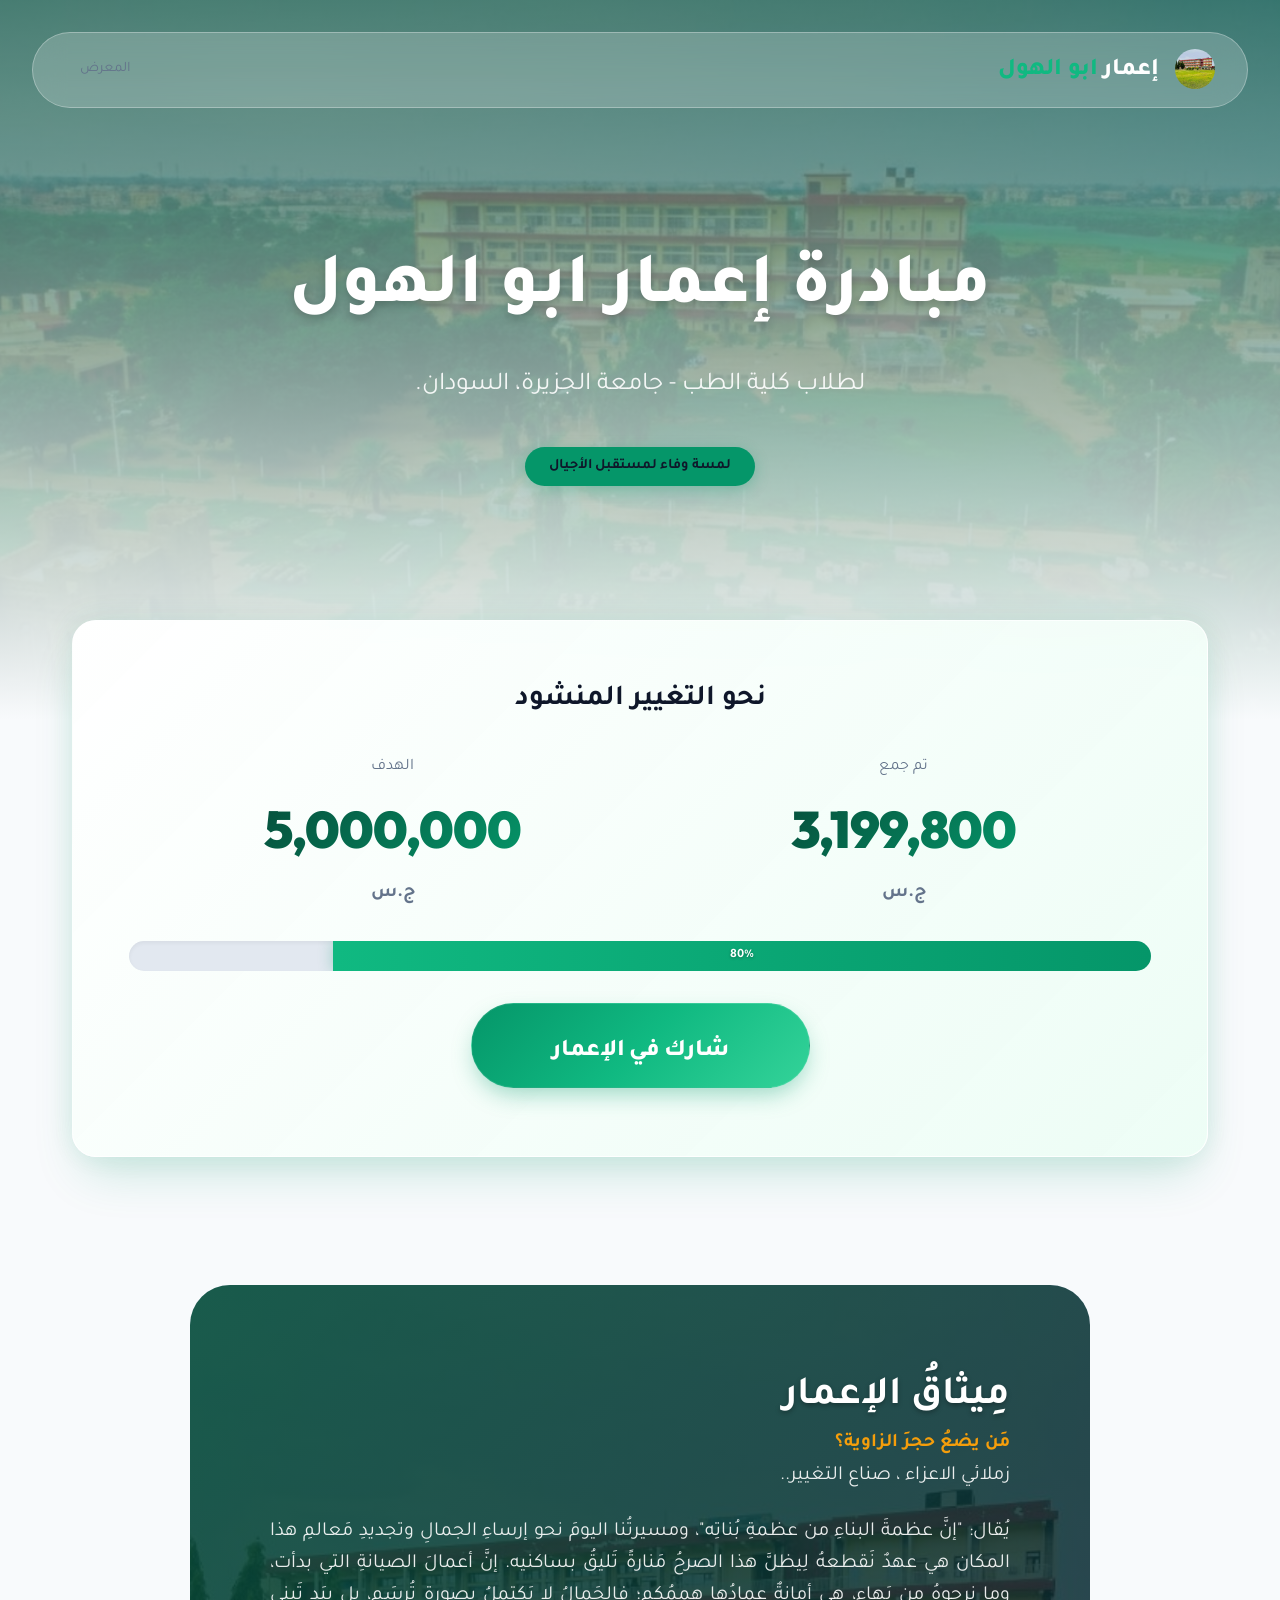
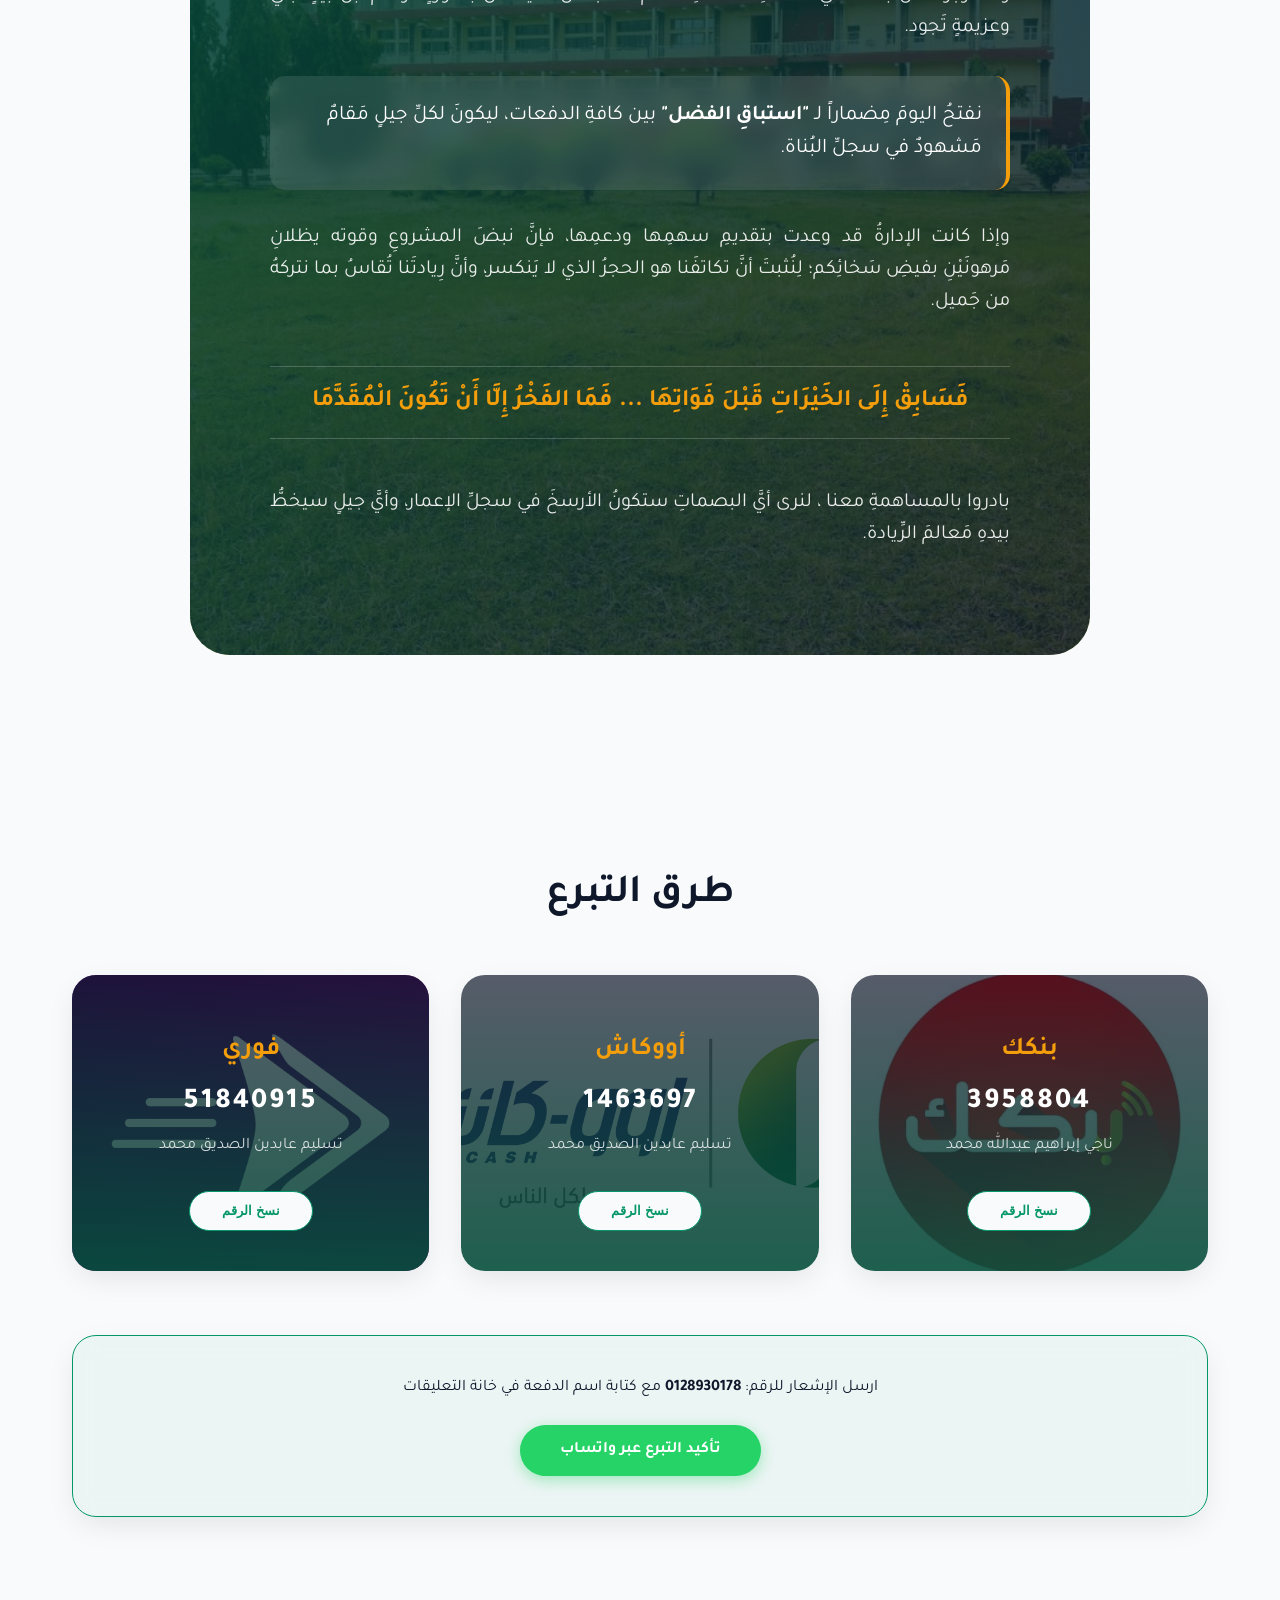
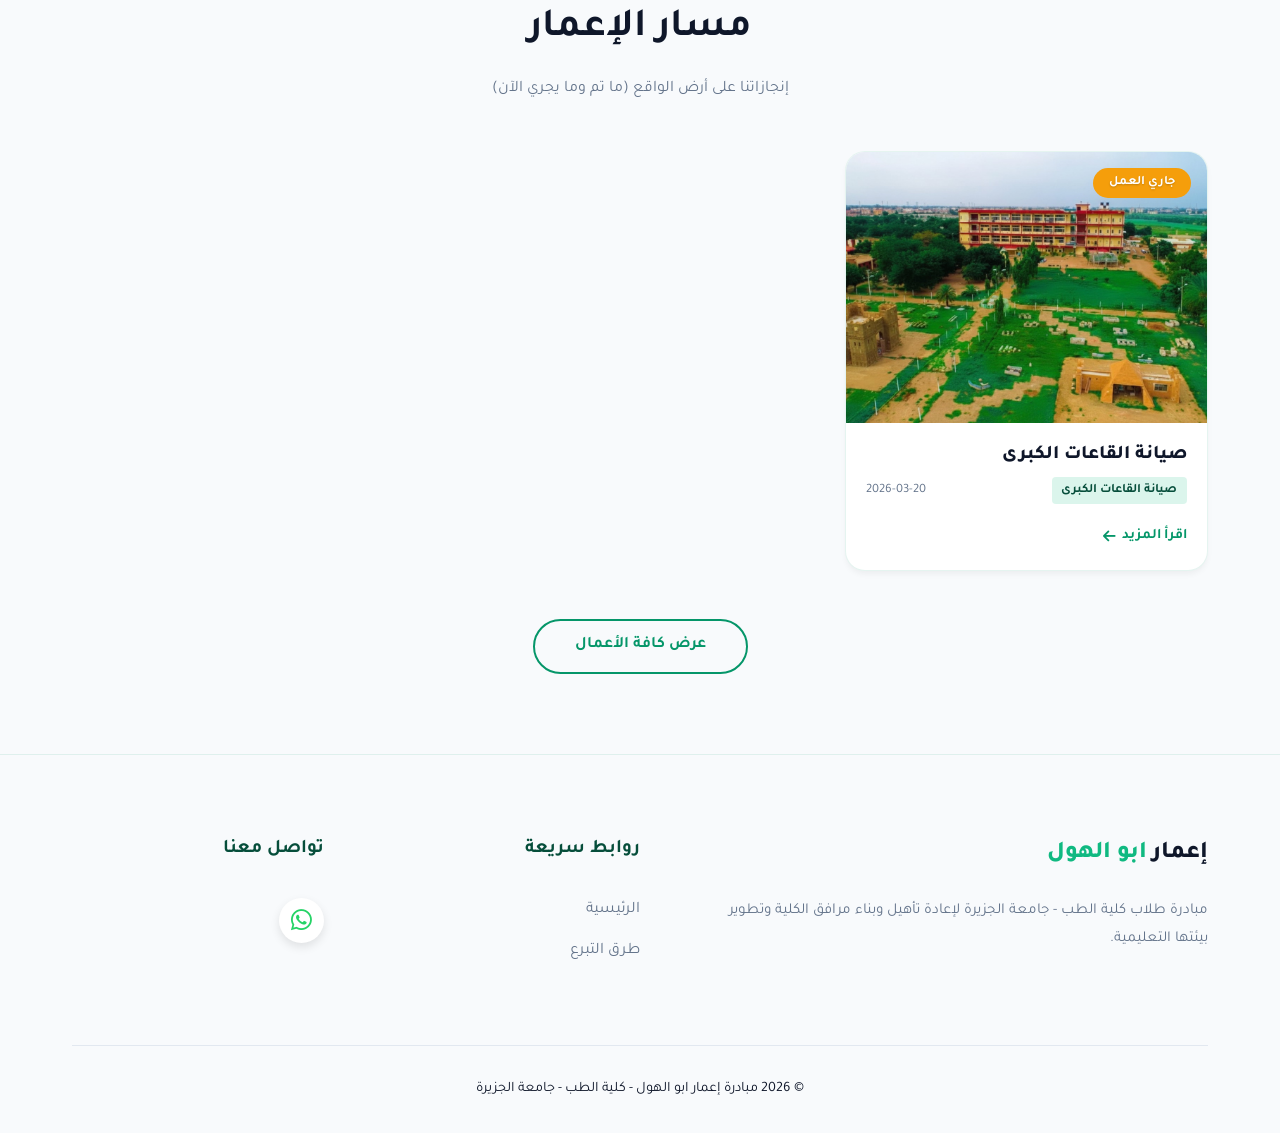
<file: index.html>
<!DOCTYPE html>
<html lang="ar" dir="rtl">

<head>
    <meta charset="UTF-8">
    <meta name="viewport" content="width=device-width, initial-scale=1.0">
    <!-- Meta Tags -->
    <title>إعمار ابو الهول - مبادرة كلية الطب جامعة الجزيرة</title>
    <meta name="description" content="البوابة الرسمية لمبادرة إعمار مجمع ابو الهول - كلية الطب بجامعة الجزيرة. تابع التقدم، ساهم في الإعمار، وشارعنا النهضة.">
    <meta name="keywords" content="إعمار ابو الهول, جامعة الجزيرة, كلية الطب, تبرعات السودان, تعمير مجمع ابو الهول">
    <meta name="author" content="Emaar Abu El Hol Team">
    
    <!-- Open Graph / Facebook / WhatsApp -->
    <meta property="og:type" content="website">
    <meta property="og:url" content="https://emaarabuelhol.com/">
    <meta property="og:title" content="إعمار ابو الهول | مبادرة كلية الطب">
    <meta property="og:description" content="تابع عملية الإعمار، ساهم في الدفعات، واطلع على إنجازاتنا الميدانية لحظة بلحظة.">
    <meta property="og:image" content="assets/emmar.jpg">

    <!-- Twitter -->
    <meta property="twitter:card" content="summary_large_image">
    <meta property="twitter:title" content="إعمار ابو الهول | مبادرة كلية الطب">
    <meta property="twitter:description" content="بوابة الشفافية ومتابعة التقدم لمبادرة إعمار مجمع ابو الهول الطبي.">
    <meta property="twitter:image" content="assets/emmar.jpg">

    <link rel="stylesheet" href="style.css">
    <link rel="preconnect" href="https://fonts.googleapis.com">
    <link rel="preconnect" href="https://fonts.gstatic.com" crossorigin>
    <link
        href="https://fonts.googleapis.com/css2?family=Outfit:wght@300;400;600;800&family=Tajawal:wght@300;400;700&display=swap"
        rel="stylesheet">
    <link rel="stylesheet" href="https://cdnjs.cloudflare.com/ajax/libs/font-awesome/6.4.0/css/all.min.css">
</head>

<body>
    <div id="app">
        <!-- Hero Section -->
        <header class="hero">
            <div class="hero-overlay"></div>
            <div class="container">
                <nav class="glass-nav">
                    <div class="logo">
                        <img src="assets/emmar.jpg" alt="Logo"
                            style="height: 40px; border-radius: 50%; vertical-align: middle; margin-left: 10px;">
                        إعمار<span>ابو الهول</span>
                    </div>
                    <div class="nav-links">
                        <a href="gallery.html" class="admin-link" style="margin-left: 15px;">المعرض</a>
                    </div>
                </nav>
                <div class="hero-content">
                    <h1 class="fade-in">مبادرة <span>إعمار ابو الهول</span></h1>
                    <p class="fade-in delay-1">لطلاب كلية الطب - جامعة الجزيرة، السودان.</p>
                    <div class="initiative-badge">لمسة وفاء لمستقبل الأجيال </div>
                </div>
            </div>
        </header>

        <!-- Fundraising Progress (Moved here for correct overlap) -->
        <section class="progress-section">
            <div class="container">
                <div class="glass-card progress-card">
                    <h2>نحو التغيير المنشود</h2>
                    <div class="progress-info">
                        <div class="stat">
                            <span class="label">تم جمع</span>
                            <span class="value" id="current-amount">0</span>
                            <span class="currency">ج.س</span>
                        </div>
                        <div class="stat">
                            <span class="label">الهدف</span>
                            <span class="value" id="target-amount">1,000,000</span>
                            <span class="currency">ج.س</span>
                        </div>
                    </div>
                    <div class="progress-bar-container">
                        <div class="progress-bar" id="progress-bar" style="width: 0%">
                            <span class="progress-percentage" id="progress-percentage">0%</span>
                        </div>
                    </div>
                    <div style="text-align: center; margin-top: 2rem;">
                        <a href="#bank-details" class="btn-primary donate-cta"> شارك في الإعمار </a>
                    </div>
                </div>
            </div>
        </section>

        <!--  -->
        <section class="manifesto">
            <div class="container">
                <div class="manifesto-card fade-in">
                    <div class="manifesto-header">
                        <h2>مِيثاقُ الإعمار</h2>
                        <span class="manifesto-subtitle">مَن يضعُ حجرَ الزاوية؟</span>
                    </div>
                    <div class="manifesto-body">
                        <p>زملائي الاعزاء ، صناع التغيير..</p>
                        <p>يُقال: "إنَّ عظمةَ البناءِ من عظمةِ بُناتِه"، ومسيرتُنا اليومَ نحو إرساءِ الجمالِ وتجديدِ
                            مَعالمِ هذا المكان هي عهدٌ نَقطعهُ لِيظلَّ هذا الصرحُ مَنارةً تَليقُ بساكنيه. إنَّ أعمالَ
                            الصيانةِ التي بدأت، وما نرجوهُ من بَهاء، هي أمانةٌ عِمادُها هِممُكم؛ فالجَمالُ لا يَكتملُ
                            بصورةٍ تُرسَم، بل بيَدٍ تَبني وعزيمةٍ تَجود.</p>
                        <div class="manifesto-highlight">
                            نفتحُ اليومَ مِضماراً لـ <strong>"استباقِ الفضل"</strong> بين كافةِ الدفعات، ليكونَ لكلِّ
                            جيلٍ مَقامٌ مَشهودٌ في سجلِّ البُناة.
                        </div>
                        <p>وإذا كانت الإدارةُ قد وعدت بتقديمِ سهمِها ودعمِها، فإنَّ نبضَ المشروعِ وقوته يظلانِ
                            مَرهونَيْنِ بفيضِ سَخائِكم؛ لِنُثبتَ أنَّ تكاتفَنا هو الحجرُ الذي لا يَنكسر، وأنَّ رِيادتَنا
                            تُقاسُ بما نتركهُ من جَميل.</p>
                        <div class="verse">
                            فَسَابِقْ إِلَى الخَيْرَاتِ قَبْلَ فَوَاتِهَا ... فَمَا الفَخْرُ إِلَّا أَنْ تَكُونَ
                            الْمُقَدَّمَا
                        </div>
                        <p>بادروا بالمساهمةِ معنا ، لنرى أيَّ البصماتِ ستكونُ الأرسخَ في سجلِّ الإعمار، وأيَّ جيلٍ
                            سيخطُّ بيدهِ مَعالمَ الرِّيادة.</p>
                    </div>
                </div>
            </div>
        </section>


        <!-- Bank Transfer Details -->
        <section class="bank-details" id="bank-details">
            <div class="container">
                <h2 class="section-title">طرق التبرع</h2>
                <div class="grid">
                    <div class="glass-card transfer-card" id="bank-bankak">
                        <div class="icon-bank"></div>
                        <h3>بنكك</h3>
                        <p class="account-number">3958804</p>
                        <p class="account-name">ناجي إبراهيم عبدالله محمد</p>
                        <button class="copy-btn" onclick="copyText('3958804')">نسخ الرقم</button>
                    </div>
                    <div class="glass-card transfer-card" id="bank-oowash">
                        <div class="icon-oowash"></div>
                        <h3>أووكاش</h3>
                        <p class="account-number">1463697</p>
                        <p class="account-name">تسليم عابدين الصديق محمد</p>
                        <button class="copy-btn" onclick="copyText('1463697')">نسخ الرقم</button>
                    </div>
                    <div class="glass-card transfer-card" id="bank-fawry">
                        <div class="icon-fawry"></div>
                        <h3>فوري</h3>
                        <p class="account-number">51840915</p>
                        <p class="account-name">تسليم عابدين الصديق محمد</p>
                        <button class="copy-btn" onclick="copyText('51840915')">نسخ الرقم</button>
                    </div>
                </div>
                <div class="instruction-banner glass-card">
                    <p>ارسل الإشعار للرقم: <strong>0128930178</strong> مع كتابة اسم الدفعة في خانة التعليقات</p>
                    <a href="https://wa.me/249128930178" target="_blank" class="whatsapp-btn">
                        تأكيد التبرع عبر واتساب
                    </a>
                </div>
            </div>
        </section>

        <section class="gallery">
            <div class="container">
                <h2 class="section-title">مسار الإعمار</h2>
                <p class="section-subtitle">إنجازاتنا على أرض الواقع (ما تم وما يجري الآن)</p>
                <div class="gallery-grid" id="work-progress-gallery">
                    <!-- Dynamic content will load here -->
                </div>
                <div class="view-all-container">
                    <a href="gallery.html?filter=progress" class="btn-outline">عرض كافة الأعمال</a>
                </div>
            </div>
        </section>


        <footer class="main-footer">
            <div class="container">
                <div class="footer-grid">
                    <div class="footer-col">
                        <div class="logo">إعمار<span>ابو الهول</span></div>
                        <p>مبادرة طلاب كلية الطب - جامعة الجزيرة لإعادة تأهيل وبناء مرافق الكلية وتطوير بيئتها
                            التعليمية.</p>
                    </div>
                    <div class="footer-col">
                        <h3>روابط سريعة</h3>
                        <ul>
                            <li><a href="#">الرئيسية</a></li>
                            <li><a href="#bank-details">طرق التبرع</a></li>
                        </ul>
                    </div>
                    <div class="footer-col">
                        <h3>تواصل معنا</h3>
                        <div class="social-icons">
                            <a href="https://wa.me/249128930178" target="_blank" class="social-icon whatsapp" title="تواصل عبر واتساب">
                                <i class="fab fa-whatsapp"></i>
                            </a>
                        </div>
                    </div>
                </div>
                <div class="footer-bottom">
                    <p>&copy; 2026 مبادرة إعمار ابو الهول - كلية الطب - جامعة الجزيرة</p>
                </div>
            </div>
        </footer>
    </div>

    <script src="app.js"></script>
</body>

</html>
</file>
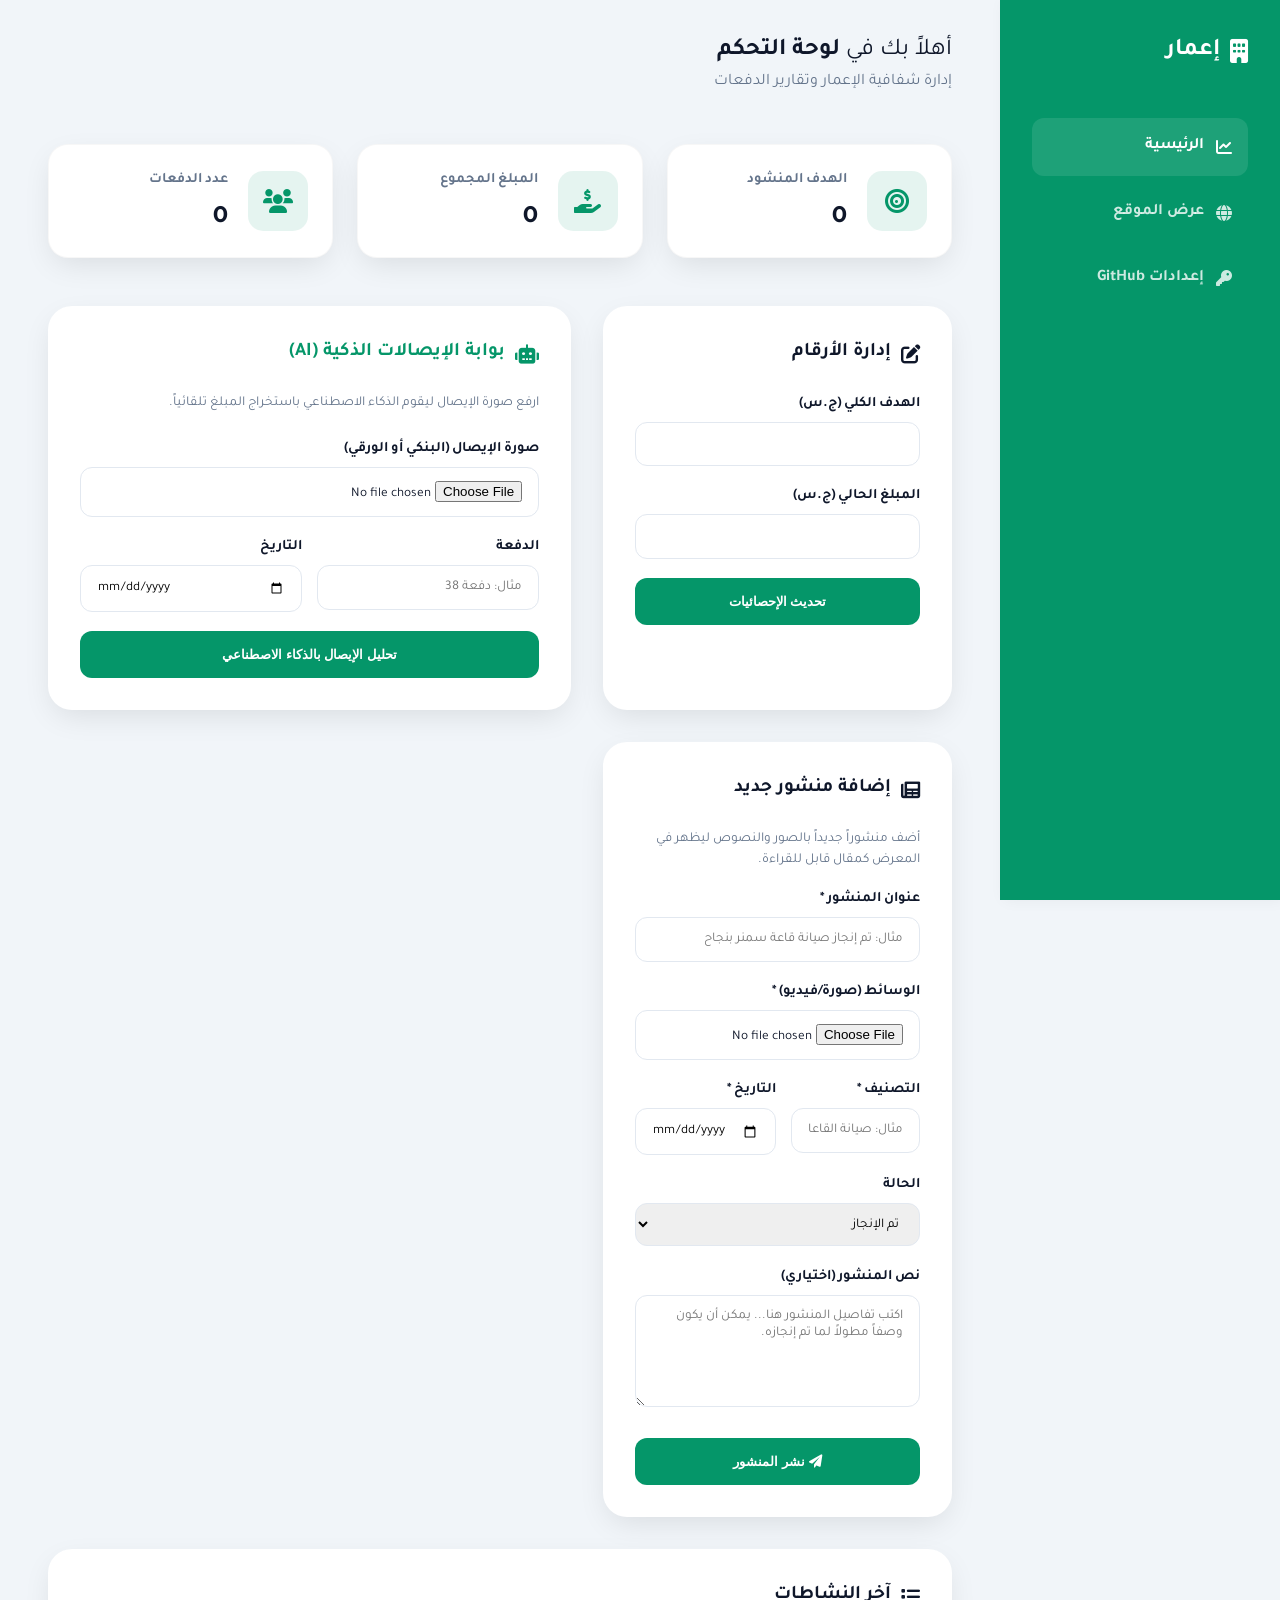
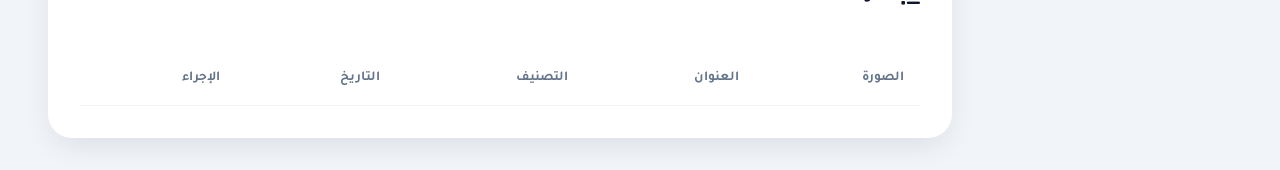
<file: admin.html>
<!DOCTYPE html>
<html lang="ar" dir="rtl">
<head>
    <meta charset="UTF-8">
    <meta name="viewport" content="width=device-width, initial-scale=1.0">
    <title>لوحة القيادة | إعمار ابو الهول</title>
    <meta name="robots" content="noindex, nofollow">
    <link rel="stylesheet" href="style.css">
    <link href="https://fonts.googleapis.com/css2?family=Tajawal:wght@400;700&family=Outfit:wght@400;700&display=swap" rel="stylesheet">
    <link rel="stylesheet" href="https://cdnjs.cloudflare.com/ajax/libs/font-awesome/6.0.0/css/all.min.css">
    <style>
        :root {
            --dash-bg: #f1f5f9;
            --dash-card: #ffffff;
            --dash-primary: #059669;
            --dash-secondary: #10b981;
        }

        body {
            background-color: var(--dash-bg);
            font-family: 'Tajawal', sans-serif;
            margin: 0;
            display: flex;
            min-height: 100vh;
        }

        /* Dashboard Sidebar */
        .sidebar {
            width: 280px;
            background: var(--dash-primary);
            color: white;
            padding: 2rem;
            display: flex;
            flex-direction: column;
            box-shadow: 4px 0 15px rgba(0,0,0,0.05);
            position: fixed;
            height: 100vh;
            z-index: 100;
        }

        .sidebar h1 {
            font-size: 1.5rem;
            margin-bottom: 3rem;
            display: flex;
            align-items: center;
            gap: 10px;
        }

        .nav-link {
            color: rgba(255,255,255,0.8);
            text-decoration: none;
            padding: 1rem;
            border-radius: 12px;
            margin-bottom: 0.5rem;
            transition: var(--transition);
            display: flex;
            align-items: center;
            gap: 12px;
            font-weight: 700;
        }

        .nav-link:hover, .nav-link.active {
            background: rgba(255,255,255,0.1);
            color: white;
        }

        /* Main Content */
        .main-dash {
            flex: 1;
            margin-right: 280px;
            padding: 2rem 3rem;
        }

        .top-bar {
            display: flex;
            justify-content: space-between;
            align-items: center;
            margin-bottom: 3rem;
        }

        /* HUD Cards */
        .hud-grid {
            display: grid;
            grid-template-columns: repeat(auto-fit, minmax(240px, 1fr));
            gap: 1.5rem;
            margin-bottom: 3rem;
        }

        .hud-card {
            background: white;
            padding: 1.5rem;
            border-radius: 20px;
            box-shadow: var(--shadow);
            border: 1px solid rgba(0,0,0,0.03);
            display: flex;
            align-items: center;
            gap: 20px;
        }

        .hud-icon {
            width: 60px;
            height: 60px;
            background: rgba(5, 150, 105, 0.1);
            color: var(--dash-primary);
            border-radius: 15px;
            display: flex;
            align-items: center;
            justify-content: center;
            font-size: 1.5rem;
        }

        .hud-info h3 { font-size: 0.9rem; color: var(--text-muted); margin-bottom: 5px; }
        .hud-info p { font-size: 1.4rem; font-weight: 700; color: var(--text-dark); font-family: 'Outfit'; }

        /* API Status Badge */
        .status-badge {
            padding: 6px 15px;
            border-radius: 20px;
            font-size: 0.8rem;
            font-weight: 700;
            display: flex;
            align-items: center;
            gap: 8px;
        }
        .status-active { background: #dcfce7; color: #166534; }
        .status-offline { background: #fee2e2; color: #991b1b; }

        /* Forms Grid */
        .dash-grid {
            display: grid;
            grid-template-columns: 1fr 1.5fr;
            gap: 2rem;
        }

        .admin-card {
            background: white;
            border-radius: 24px;
            padding: 2rem;
            box-shadow: var(--shadow);
        }

        .admin-card h2 { margin-bottom: 1.5rem; font-size: 1.2rem; display: flex; align-items: center; gap: 10px; }

        .form-group { margin-bottom: 1.2rem; }
        label { display: block; margin-bottom: 6px; font-weight: 700; font-size: 0.9rem; }
        input, select {
            width: 100%;
            padding: 0.8rem 1rem;
            border: 1px solid #e2e8f0;
            border-radius: 12px;
            font-family: inherit;
        }

        .btn-dash {
            background: var(--dash-primary);
            color: white;
            border: none;
            padding: 1rem;
            border-radius: 12px;
            width: 100%;
            font-weight: 700;
            cursor: pointer;
            transition: var(--transition);
        }
        .btn-dash:hover { background: var(--dash-secondary); transform: translateY(-2px); }

        /* Activity Table */
        .table-container { overflow-x: auto; }
        table { width: 100%; border-collapse: collapse; margin-top: 1rem; }
        th { text-align: right; padding: 1rem; color: var(--text-muted); font-size: 0.85rem; border-bottom: 1px solid #f1f5f9; }
        td { padding: 1rem; border-bottom: 1px solid #f1f5f9; vertical-align: middle; }
        .thumb { width: 40px; height: 40px; border-radius: 8px; object-fit: cover; }
        
        @media (max-width: 1024px) {
            .sidebar { width: 80px; padding: 1rem; }
            .sidebar h1 span, .nav-link span { display: none; }
            .main-dash { margin-right: 80px; }
            .dash-grid { grid-template-columns: 1fr; }
        }
    </style>
</head>
<body>
    <aside class="sidebar">
        <h1><i class="fas fa-building"></i> <span>إعمار</span></h1>
        <nav>
            <a href="#" class="nav-link active"><i class="fas fa-chart-line"></i> <span>الرئيسية</span></a>
            <a href="index.html" class="nav-link"><i class="fas fa-globe"></i> <span>عرض الموقع</span></a>
            <a href="#" class="nav-link" onclick="showGitHubSetup()"><i class="fas fa-key"></i> <span>إعدادات GitHub</span></a>
        </nav>
    </aside>

    <main class="main-dash">
        <div class="top-bar">
            <div>
                <h2 style="font-weight: 400;">أهلاً بك في <strong>لوحة التحكم</strong></h2>
                <p style="color: var(--text-muted);">إدارة شفافية الإعمار وتقارير الدفعات</p>
            </div>
            <div id="api-status" class="status-badge status-offline">
                <i class="fas fa-circle"></i> Google Bridge: offline
            </div>
        </div>

        <div class="hud-grid">
            <div class="hud-card">
                <div class="hud-icon"><i class="fas fa-bullseye"></i></div>
                <div class="hud-info">
                    <h3>الهدف المنشود</h3>
                    <p id="hud-target">0</p>
                </div>
            </div>
            <div class="hud-card">
                <div class="hud-icon"><i class="fas fa-hand-holding-dollar"></i></div>
                <div class="hud-info">
                    <h3>المبلغ المجموع</h3>
                    <p id="hud-current">0</p>
                </div>
            </div>
            <div class="hud-card">
                <div class="hud-icon"><i class="fas fa-users"></i></div>
                <div class="hud-info">
                    <h3>عدد الدفعات</h3>
                    <p id="hud-batches">0</p>
                </div>
            </div>
        </div>

        <div class="dash-grid">
            <div class="admin-card">
                <h2><i class="fas fa-pen-to-square"></i> إدارة الأرقام</h2>
                <div class="form-group">
                    <label>الهدف الكلي (ج.س)</label>
                    <input type="number" id="target-input">
                </div>
                <div class="form-group">
                    <label>المبلغ الحالي (ج.س)</label>
                    <input type="number" id="current-input">
                </div>
                <button class="btn-dash" onclick="updateNumbers()">تحديث الإحصائيات</button>

            </div>

            <div class="admin-card">
                <h2 style="color: var(--dash-primary);"><i class="fas fa-robot"></i> بوابة الإيصالات الذكية (AI)</h2>
                <p style="font-size: 0.85rem; color: var(--text-muted); margin-bottom: 1.5rem;">ارفع صورة الإيصال ليقوم الذكاء الاصطناعي باستخراج المبلغ تلقائياً.</p>
                
                <div class="form-group">
                    <label>صورة الإيصال (البنكي أو الورقي)</label>
                    <input type="file" id="receipt-file" accept="image/*" onchange="previewImage()">
                </div>

                <div id="analysis-box" style="display:none; background: #f8fafc; padding: 1rem; border-radius: 12px; margin-bottom: 1.2rem; border: 1px dashed var(--dash-primary);">
                    <div id="analysis-status" style="font-size: 0.85rem; margin-bottom: 10px;">
                        <i class="fas fa-spinner fa-spin"></i> جاري تحليل الصورة...
                    </div>
                    <div class="form-group" style="margin-bottom:0;">
                         <label>المبلغ المستخرج (يرجى التأكيد)</label>
                         <input type="number" id="extracted-amount" style="font-size: 1.2rem; font-weight: 700; color: var(--dash-primary); border-color: var(--dash-primary);">
                    </div>
                </div>

                <div style="display: grid; grid-template-columns: 1fr 1fr; gap: 15px;">
                    <div class="form-group">
                        <label>الدفعة</label>
                        <input type="text" id="receipt-batch" placeholder="مثال: دفعة 38">
                    </div>
                    <div class="form-group">
                        <label>التاريخ</label>
                        <input type="date" id="receipt-date">
                    </div>
                </div>

                <button class="btn-dash" id="analyze-btn" onclick="analyzeReceipt()">تحليل الإيصال بالذكاء الاصطناعي</button>
                <button class="btn-dash" id="save-receipt-btn" onclick="saveSmartReceipt()" style="display:none; margin-top:10px; background: #1e293b;">تأكيد وحفظ البيانات</button>
            </div>

            <div class="admin-card">
                <h2><i class="fas fa-newspaper"></i> إضافة منشور جديد</h2>
                <p style="font-size: 0.85rem; color: var(--text-muted); margin-bottom: 1rem;">أضف منشوراً جديداً بالصور والنصوص ليظهر في المعرض كمقال قابل للقراءة.</p>
                <div class="form-group">
                    <label>عنوان المنشور *</label>
                    <input type="text" id="post-title" placeholder="مثال: تم إنجاز صيانة قاعة سمنر بنجاح">
                </div>
                <div class="form-group">
                    <label>الوسائط (صورة/فيديو) *</label>
                    <input type="file" id="post-file" accept="image/*,video/*">
                </div>
                <div style="display: grid; grid-template-columns: 1fr 1fr; gap: 15px;">
                    <div class="form-group">
                        <label>التصنيف *</label>
                        <input type="text" id="post-category" placeholder="مثال: صيانة القاعات">
                    </div>
                    <div class="form-group">
                        <label>التاريخ *</label>
                        <input type="date" id="post-date">
                    </div>
                </div>
                <div class="form-group">
                    <label>الحالة</label>
                    <select id="post-status">
                        <option value="active">تم الإنجاز</option>
                        <option value="ongoing">جاري العمل</option>
                    </select>
                </div>
                <div class="form-group">
                    <label>نص المنشور (اختياري)</label>
                    <textarea id="post-text" rows="5" placeholder="اكتب تفاصيل المنشور هنا... يمكن أن يكون وصفاً مطولاً لما تم إنجازه." style="width:100%;padding:0.8rem 1rem;border:1px solid #e2e8f0;border-radius:12px;font-family:inherit;resize:vertical;"></textarea>
                </div>
                <button class="btn-dash" onclick="addPost()"><i class="fas fa-paper-plane"></i> نشر المنشور</button>
            </div>
        </div>

        <div class="admin-card" style="margin-top: 2rem;">
            <h2><i class="fas fa-list"></i> آخر النشاطات</h2>
            <div class="table-container">
                <table>
                    <thead>
                        <tr>
                            <th>الصورة</th>
                            <th>العنوان</th>
                            <th>التصنيف</th>
                            <th>التاريخ</th>
                            <th>الإجراء</th>
                        </tr>
                    </thead>
                    <tbody id="batch-list-container">
                        <!-- Batches here -->
                    </tbody>
                </table>
            </div>
        </div>
    </main>

    <script>
        const API_URL = 'https://script.google.com/macros/s/AKfycbz7rGCCULvJ1oVheLSYOT_j6Z__Kzk5iwlurp-bH8uBJEYYZjiszCwrevBJZyaTp-WSNg/exec';
        
        // --- GITHUB CONFIG ---
        const GITHUB_OWNER = 'AYOUB-HASSAN';
        const GITHUB_REPO = 'Emaar-Abu-El-Hol-';
        const GITHUB_BRANCH = 'main';
        const GITHUB_MEDIA_FOLDER = 'media';

        function getGitHubToken() {
            return localStorage.getItem('github_pat') || '';
        }

        let currentFileUrl = null;

        async function fetchAppData() {
            try {
                const resp = await fetch(API_URL);
                const cloudData = await resp.json();
                
                // Update local state and HUD
                const state = {
                    targetAmount: Number(cloudData.stats.target_amount) || 0,
                    currentAmount: Number(cloudData.stats.total_collected) || 0,
                    batches: (cloudData.gallery || []).map(item => ({
                        id: item.id,
                        type: item.type,
                        batch: item.category,
                        date: item.date,
                        amount: Number(item.amount) || 0,
                        image: item.url,
                        title: item.title || '',
                        text: item.text || '',
                        status: item.status
                    }))
                };
                localStorage.setItem('emaar_state', JSON.stringify(state));
                loadAdmin();
            } catch (e) {
                console.error('Failed to sync with cloud:', e);
            }
        }

        function loadAdmin() {
            let state = JSON.parse(localStorage.getItem('emaar_state'));
            if (!state) {
                state = { targetAmount: 0, currentAmount: 0, batches: [] };
                localStorage.setItem('emaar_state', JSON.stringify(state));
            }
            
            document.getElementById('target-input').value = state.targetAmount;
            document.getElementById('current-input').value = state.currentAmount;

            // HUD
            document.getElementById('hud-target').innerText = state.targetAmount.toLocaleString();
            document.getElementById('hud-current').innerText = state.currentAmount.toLocaleString();
            document.getElementById('hud-batches').innerText = state.batches.length;

            // Update Badge
            const badge = document.getElementById('api-status');
            badge.className = 'status-badge status-active';
            badge.innerHTML = '<i class="fas fa-circle"></i> Google Bridge: online';

            renderBatches();
        }

        function previewImage() {
            const file = document.getElementById('receipt-file').files[0];
            if(file) {
                document.getElementById('analysis-box').style.display = 'block';
                document.getElementById('extracted-amount').value = '';
                document.getElementById('analysis-status').innerHTML = '<i class="fas fa-image"></i> تم اختيار الصورة، اضغط على "تحليل" للبدء.';
            }
        }

        async function updateNumbers() {
            const target = parseInt(document.getElementById('target-input').value);
            const current = parseInt(document.getElementById('current-input').value);
            
            const btn = document.querySelector('button[onclick="updateNumbers()"]');
            btn.disabled = true;
            btn.innerHTML = '<i class="fas fa-spinner fa-spin"></i> جاري التحديث...';

            try {
                await fetch(API_URL, {
                    method: 'POST',
                    body: JSON.stringify({ action: 'updateStats', key: 'target_amount', value: target })
                });
                await fetch(API_URL, {
                    method: 'POST',
                    body: JSON.stringify({ action: 'updateStats', key: 'total_collected', value: current })
                });
                alert('تم تحديث الأرقام في السحابة بنجاح!');
                fetchAppData();
            } catch (e) {
                alert('خطأ في الاتصال: ' + e.message);
            } finally {
                btn.disabled = false;
                btn.innerText = 'تحديث الإحصائيات';
            }
        }

        async function analyzeReceipt() {
            const fileInput = document.getElementById('receipt-file');
            const btn = document.getElementById('analyze-btn');
            const status = document.getElementById('analysis-status');
            
            if (!fileInput.files[0]) return alert('الرجاء اختيار صورة الإيصال أولاً');

            btn.disabled = true;
            btn.innerHTML = '<i class="fas fa-spinner fa-spin"></i> جاري الرفع والتحليل...';
            status.innerHTML = `<i class="fas fa-microchip"></i> جاري التحليل الذكي عبر السحابة...`;

            try {
                const reader = new FileReader();
                const filePromise = new Promise(r => reader.onload = () => r(reader.result));
                reader.readAsDataURL(fileInput.files[0]);
                const base64 = await filePromise;

                const resp = await fetch(API_URL, {
                    method: 'POST',
                    body: JSON.stringify({ 
                        action: 'upload_and_analyze', 
                        file: base64, 
                        filename: `temp_${Date.now()}.jpg`,
                        performOcr: true
                    })
                });
                
                const res = await resp.json();
                if (res.status === 'success') {
                    currentFileUrl = res.url;
                    document.getElementById('extracted-amount').value = res.suggested;
                    if (res.autoBatch) {
                        document.getElementById('receipt-batch').value = res.autoBatch;
                    }
                    status.innerHTML = `<i class="fas fa-check-circle" style="color:#059669;"></i> تم الرفع والتحليل بنجاح!`;
                    document.getElementById('save-receipt-btn').style.display = 'block';
                } else {
                    throw new Error(res.message);
                }
            } catch (e) {
                status.innerHTML = `<i class="fas fa-exclamation-triangle" style="color:#ef4444;"></i> خطأ: ${e.message}`;
            } finally {
                btn.disabled = false;
                btn.innerText = 'إعادة التحليل';
            }
        }

        async function saveSmartReceipt() {
            const amount = parseInt(document.getElementById('extracted-amount').value);
            const batch = document.getElementById('receipt-batch').value;
            const btn = document.getElementById('save-receipt-btn');
            
            if (!amount || !batch || !currentFileUrl) return alert('الرجاء إكمال التحليل واختيار الدفعة');

            btn.disabled = true;
            btn.innerHTML = '<i class="fas fa-spinner fa-spin"></i> جاري الحفظ النهائي...';

            try {
                const resp = await fetch(API_URL, {
                    method: 'POST',
                    body: JSON.stringify({ 
                        action: 'save_final', 
                        amount: amount,
                        category: batch,
                        fileUrl: currentFileUrl,
                        type: 'funding'
                    })
                });
                
                const res = await resp.json();
                if (res.status === 'success') {
                    alert('✅ تم الحفظ بنجاح! تم تحديث الشيت والصدارة.');
                    resetSmartPortal();
                    fetchAppData(); 
                } else {
                    throw new Error(res.message);
                }
            } catch (e) {
                alert('خطأ في الحفظ: ' + e.message);
            } finally {
                btn.disabled = false;
                btn.innerText = 'تأكيد وحفظ البيانات';
            }
        }

        function resetSmartPortal() {
            document.getElementById('receipt-file').value = '';
            document.getElementById('analysis-box').style.display = 'none';
            document.getElementById('save-receipt-btn').style.display = 'none';
            document.getElementById('receipt-batch').value = '';
            document.getElementById('extracted-amount').value = '';
            currentFileUrl = null;
        }

        async function addPost() {
            const title = document.getElementById('post-title').value;
            const category = document.getElementById('post-category').value;
            const date = document.getElementById('post-date').value;
            const text = document.getElementById('post-text').value;
            const status = document.getElementById('post-status').value;
            const fileInput = document.getElementById('post-file');
            
            if(!title || !category || !date || !fileInput.files[0]) return alert('الرجاء إدخال العنوان والتصنيف والتاريخ واختيار صورة/فيديو');

            const token = getGitHubToken();
            if (!token) return alert('⚠️ يرجى إعداد GitHub Token أولاً من قائمة "إعدادات GitHub" في الشريط الجانبي.');

            const btn = document.querySelector('button[onclick="addPost()"]');
            btn.disabled = true;
            btn.innerHTML = '<i class="fas fa-spinner fa-spin"></i> جاري الرفع إلى GitHub...';

            try {
                // Step 1: Read file
                const reader = new FileReader();
                const filePromise = new Promise(r => reader.onload = () => r(reader.result));
                reader.readAsDataURL(fileInput.files[0]);
                const base64Full = await filePromise;

                const isVideo = fileInput.files[0].type.startsWith('video/');
                
                // Step 2: Upload to GitHub
                btn.innerHTML = '<i class="fas fa-spinner fa-spin"></i> جاري الرفع إلى GitHub...';
                const fileUrl = await uploadToGitHub(base64Full, fileInput.files[0].name, token);
                const finalUrl = isVideo ? fileUrl + '#video' : fileUrl;

                // Step 3: Save metadata to Google Sheet
                btn.innerHTML = '<i class="fas fa-spinner fa-spin"></i> جاري حفظ البيانات...';
                const resp = await fetch(API_URL, {
                    method: 'POST',
                    body: JSON.stringify({ 
                        action: 'save_post', 
                        url: finalUrl,
                        category: category,
                        title: title,
                        text: text,
                        date: date,
                        status: status
                    })
                });
                const res = await resp.json();
                if (res.status === 'success') {
                    alert('✅ تم نشر المنشور بنجاح!');
                    document.getElementById('post-title').value = '';
                    document.getElementById('post-category').value = '';
                    document.getElementById('post-date').value = '';
                    document.getElementById('post-text').value = '';
                    document.getElementById('post-file').value = '';
                    fetchAppData();
                } else {
                    throw new Error(res.message);
                }
            } catch(e) { 
                alert('خطأ: ' + e.message);
            } finally {
                btn.disabled = false;
                btn.innerHTML = '<i class="fas fa-paper-plane"></i> نشر المنشور';
            }
        }

        // --- GITHUB UPLOAD HELPER ---
        async function uploadToGitHub(base64Full, originalName, token) {
            // Extract pure base64 (remove data:...;base64, prefix)
            const base64Data = base64Full.split(',')[1];
            
            // Generate unique filename
            const ext = originalName.split('.').pop();
            const timestamp = Date.now();
            const safeName = `${timestamp}_${originalName.replace(/[^a-zA-Z0-9._-]/g, '_')}`;
            const filePath = `${GITHUB_MEDIA_FOLDER}/${safeName}`;

            const resp = await fetch(`https://api.github.com/repos/${GITHUB_OWNER}/${GITHUB_REPO}/contents/${filePath}`, {
                method: 'PUT',
                headers: {
                    'Authorization': `token ${token}`,
                    'Content-Type': 'application/json',
                    'Accept': 'application/vnd.github.v3+json'
                },
                body: JSON.stringify({
                    message: `Upload: ${originalName}`,
                    content: base64Data,
                    branch: GITHUB_BRANCH
                })
            });

            if (!resp.ok) {
                const err = await resp.json();
                throw new Error('GitHub Upload Error: ' + (err.message || resp.statusText));
            }

            const result = await resp.json();
            return result.content.download_url;
        }

        // --- GITHUB TOKEN SETUP ---
        function showGitHubSetup() {
            const current = getGitHubToken();
            const masked = current ? '●●●●●●●●' + current.slice(-4) : 'غير مُعَدّ';
            const newToken = prompt(
                `إعداد GitHub Personal Access Token\n\n` +
                `الحالي: ${masked}\n\n` +
                `لإنشاء Token جديد:\n` +
                `1. اذهب إلى: github.com/settings/tokens\n` +
                `2. اضغط "Generate new token (classic)"\n` +
                `3. اختر صلاحية: repo\n` +
                `4. انسخ الـ Token والصقه هنا:\n`,
                ''
            );
            if (newToken !== null && newToken.trim()) {
                localStorage.setItem('github_pat', newToken.trim());
                alert('✅ تم حفظ GitHub Token بنجاح!');
            }
        }

        function renderBatches() {
            const state = JSON.parse(localStorage.getItem('emaar_state')) || { batches: [] };
            const container = document.getElementById('batch-list-container');
            container.innerHTML = '';
            
            state.batches.slice().reverse().forEach(b => {
                const displayTitle = b.title || b.batch;
                container.innerHTML += `
                    <tr>
                        <td><img src="${b.image}" class="thumb" onerror="this.src='assets/uofg-med.jpg'"></td>
                        <td><strong>${displayTitle}</strong></td>
                        <td style="font-size: 0.8rem; color: var(--text-muted);">${b.batch}</td>
                        <td style="font-size: 0.8rem;">${b.date}</td>
                        <td>
                            <a href="post.html?id=${b.id}" target="_blank" style="color: var(--dash-primary); font-weight: 700; text-decoration: none;"><i class="fas fa-eye"></i></a>
                        </td>
                    </tr>
                `;
            });
        }

        document.addEventListener('DOMContentLoaded', () => {
            fetchAppData();
        });
    </script>
</body>
</html>
</file>
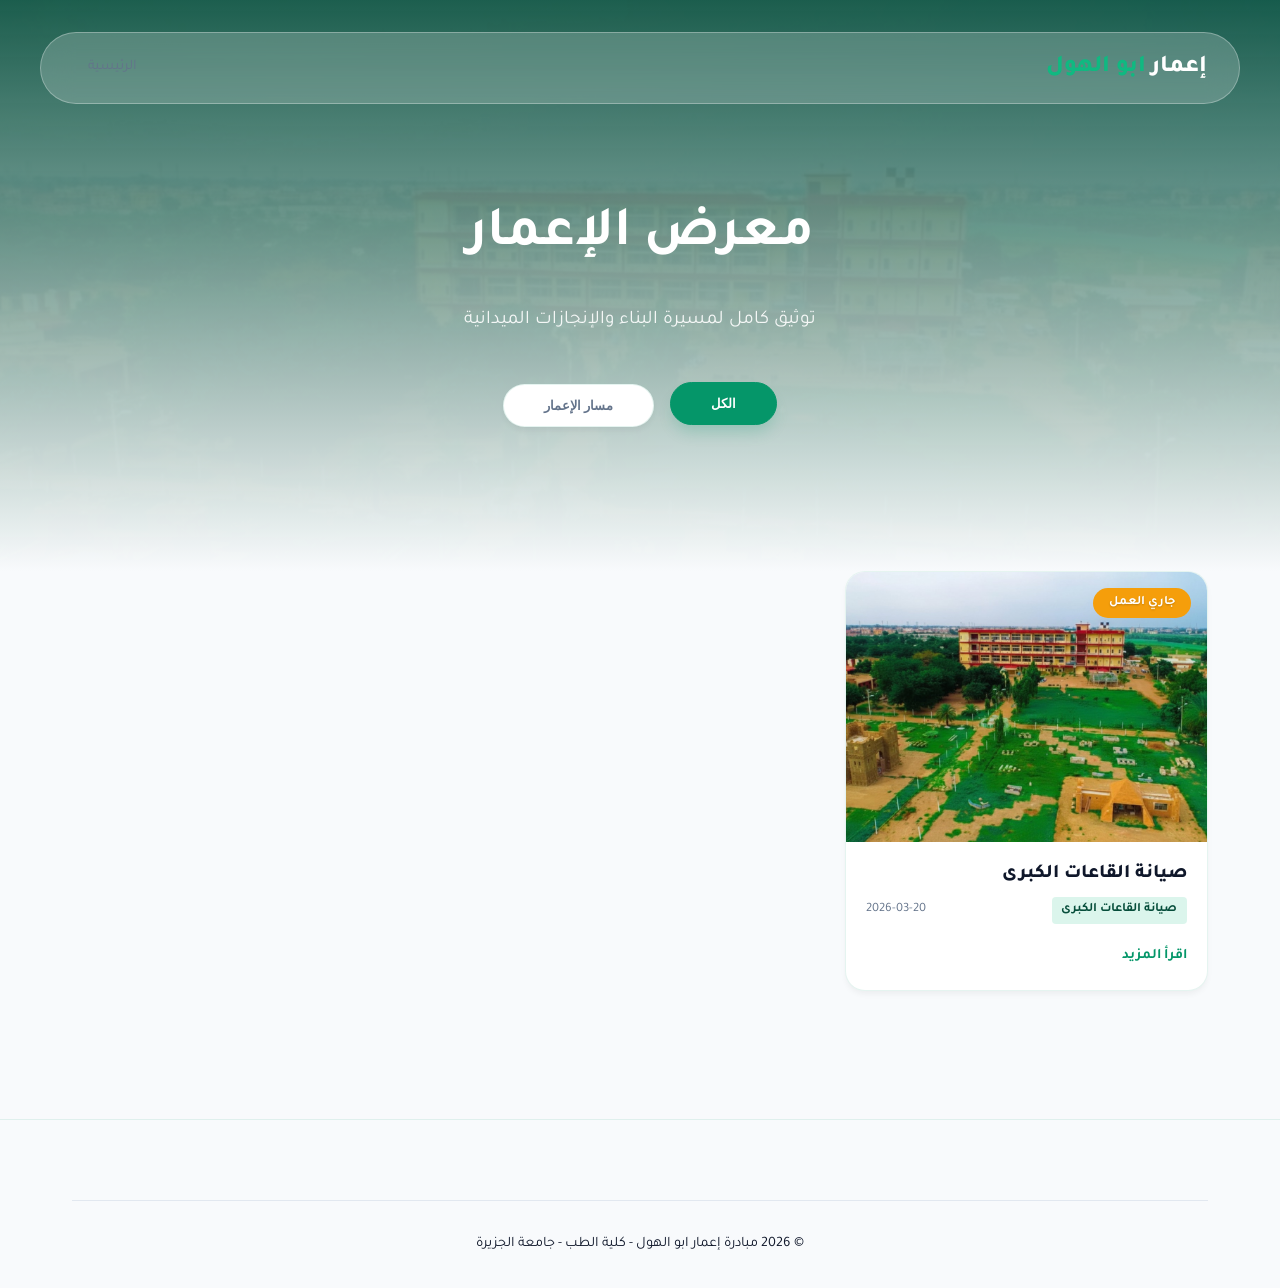
<file: gallery.html>
<!DOCTYPE html>
<html lang="ar" dir="rtl">
<head>
    <meta charset="UTF-8">
    <meta name="viewport" content="width=device-width, initial-scale=1.0">
    <title>معرض الإنجازات | إعمار ابو الهول</title>
    <meta property="og:title" content="معرض الصور والفيديوهات - مبادرة إعمار ابو الهول">
    <meta property="og:description" content="شاهد بالصور والفيديوهات مراحل تقدم العمل في مجمع ابو الهول الطبي.">
    <meta property="og:image" content="assets/emmar.jpg">
    <link rel="stylesheet" href="style.css">
    <link href="https://fonts.googleapis.com/css2?family=Tajawal:wght@400;500;700;800&family=Outfit:wght@400;600;800&display=swap" rel="stylesheet">
</head>
<body>
    <div class="app-wrapper">
        <header>
            <nav class="glass-nav container">
                <div class="logo">إعمار<span>ابو الهول</span></div>
                <div class="nav-links">
                    <a href="index.html" class="admin-link" style="margin-left: 15px;">الرئيسية</a>
                </div>
            </nav>
        </header>

        <section class="gallery-page-header">
            <div class="container">
                <h1 class="section-title">معرض الإعمار</h1>
                <p class="section-subtitle">توثيق كامل لمسيرة البناء والإنجازات الميدانية</p>
                
                <div class="filters">
                    <button class="filter-btn active" onclick="filterGallery('all')">الكل</button>
                    <button class="filter-btn" onclick="filterGallery('progress')">مسار الإعمار</button>
                </div>
            </div>
        </section>

        <section class="gallery container" style="padding-bottom: 8rem;">
            <div class="gallery-grid" id="full-gallery-grid">
                <!-- Content loaded via app.js -->
            </div>
        </section>

        <footer class="main-footer">
            <div class="container">
                <div class="footer-bottom">
                    <p>&copy; 2026 مبادرة إعمار ابو الهول - كلية الطب - جامعة الجزيرة</p>
                </div>
            </div>
        </footer>
    </div>

    <script src="app.js"></script>
    <script>
        // Check for URL filters
        window.addEventListener('load', () => {
            const params = new URLSearchParams(window.location.search);
            const filter = params.get('filter');
            if (filter) filterGallery(filter);
        });
    </script>
</body>
</html>
</file>
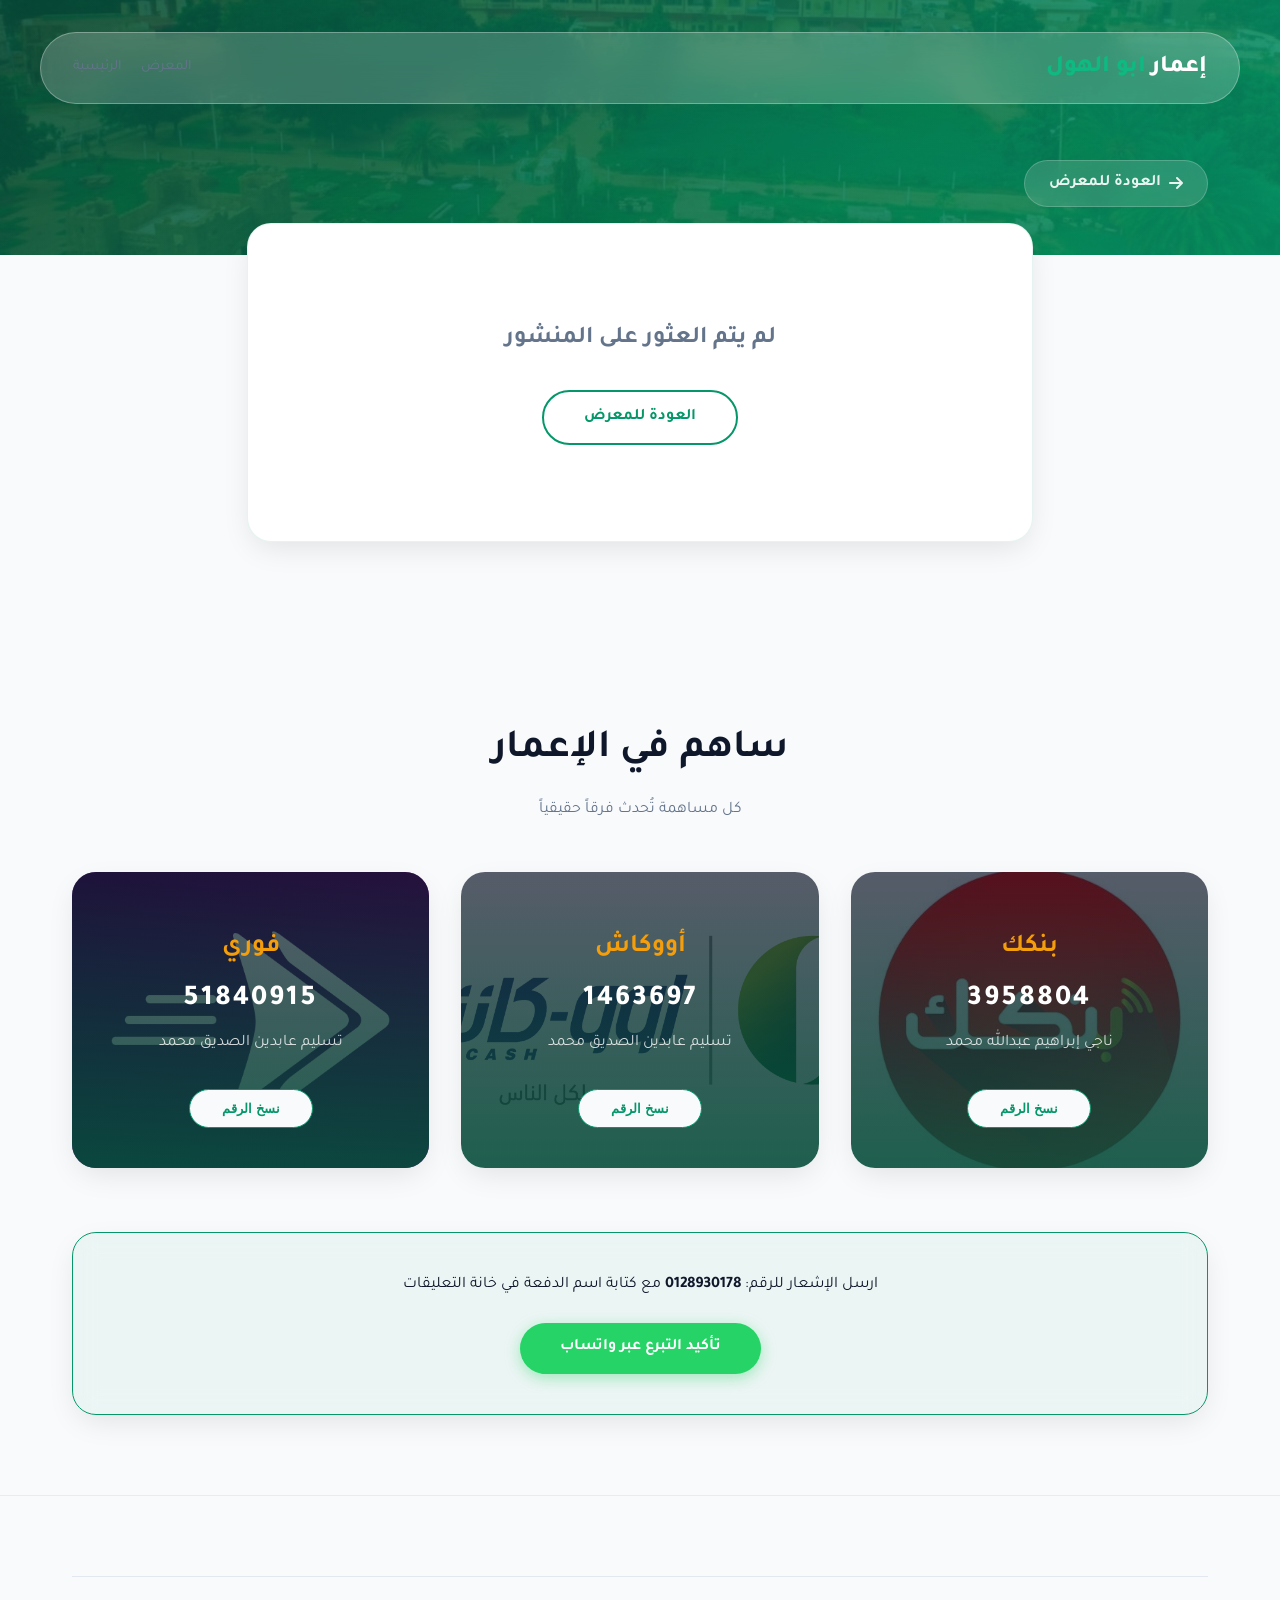
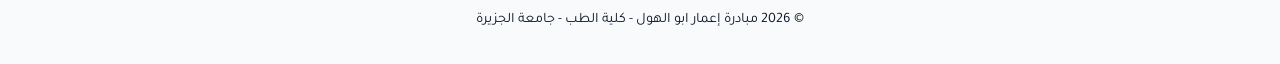
<file: post.html>
<!DOCTYPE html>
<html lang="ar" dir="rtl">
<head>
    <meta charset="UTF-8">
    <meta name="viewport" content="width=device-width, initial-scale=1.0">
    <title>تفاصيل المنشور | إعمار ابو الهول</title>
    <meta property="og:title" content="إعمار ابو الهول - تفاصيل المنشور">
    <meta property="og:description" content="تابع آخر أعمال ومستجدات مبادرة إعمار ابو الهول.">
    <meta property="og:image" content="assets/emmar.jpg">
    <link rel="stylesheet" href="style.css">
    <link rel="preconnect" href="https://fonts.googleapis.com">
    <link rel="preconnect" href="https://fonts.gstatic.com" crossorigin>
    <link href="https://fonts.googleapis.com/css2?family=Outfit:wght@300;400;600;800&family=Tajawal:wght@300;400;700&display=swap" rel="stylesheet">
    <link rel="stylesheet" href="https://cdnjs.cloudflare.com/ajax/libs/font-awesome/6.4.0/css/all.min.css">
</head>
<body>
    <div class="app-wrapper">
        <header>
            <nav class="glass-nav container">
                <div class="logo">إعمار<span>ابو الهول</span></div>
                <div class="nav-links">
                    <a href="gallery.html" class="admin-link" style="margin-left: 15px;">المعرض</a>
                    <a href="index.html" class="admin-link">الرئيسية</a>
                </div>
            </nav>
        </header>

        <!-- Post Header -->
        <section class="post-hero">
            <div class="container">
                <a href="gallery.html" class="post-back-link"><i class="fas fa-arrow-right"></i> العودة للمعرض</a>
            </div>
        </section>

        <!-- Post Content - Loaded dynamically -->
        <article class="post-article container" id="post-content">
            <div class="post-loading">
                <div class="loading-spinner"></div>
                <p>جاري تحميل المنشور...</p>
            </div>
        </article>

        <!-- Donation Section -->
        <section class="bank-details post-donate-section" id="bank-details">
            <div class="container">
                <h2 class="section-title">ساهم في الإعمار</h2>
                <p class="section-subtitle">كل مساهمة تُحدث فرقاً حقيقياً</p>
                <div class="grid">
                    <div class="glass-card transfer-card" id="bank-bankak">
                        <div class="icon-bank"></div>
                        <h3>بنكك</h3>
                        <p class="account-number">3958804</p>
                        <p class="account-name">ناجي إبراهيم عبدالله محمد</p>
                        <button class="copy-btn" onclick="copyText('3958804')">نسخ الرقم</button>
                    </div>
                    <div class="glass-card transfer-card" id="bank-oowash">
                        <div class="icon-oowash"></div>
                        <h3>أووكاش</h3>
                        <p class="account-number">1463697</p>
                        <p class="account-name">تسليم عابدين الصديق محمد</p>
                        <button class="copy-btn" onclick="copyText('1463697')">نسخ الرقم</button>
                    </div>
                    <div class="glass-card transfer-card" id="bank-fawry">
                        <div class="icon-fawry"></div>
                        <h3>فوري</h3>
                        <p class="account-number">51840915</p>
                        <p class="account-name">تسليم عابدين الصديق محمد</p>
                        <button class="copy-btn" onclick="copyText('51840915')">نسخ الرقم</button>
                    </div>
                </div>
                <div class="instruction-banner glass-card">
                    <p>ارسل الإشعار للرقم: <strong>0128930178</strong> مع كتابة اسم الدفعة في خانة التعليقات</p>
                    <a href="https://wa.me/249128930178" target="_blank" class="whatsapp-btn">
                        تأكيد التبرع عبر واتساب
                    </a>
                </div>
            </div>
        </section>

        <footer class="main-footer">
            <div class="container">
                <div class="footer-bottom">
                    <p>&copy; 2026 مبادرة إعمار ابو الهول - كلية الطب - جامعة الجزيرة</p>
                </div>
            </div>
        </footer>
    </div>

    <script src="app.js"></script>
    <script>
        // Load the specific post after app data is ready
        window.addEventListener('load', () => {
            // Wait a moment for initAppData to finish
            const checkReady = setInterval(() => {
                if (appState && appState.batches && appState.batches.length > 0) {
                    clearInterval(checkReady);
                    loadPost();
                }
            }, 200);

            // Timeout fallback
            setTimeout(() => {
                clearInterval(checkReady);
                loadPost();
            }, 5000);
        });

        function loadPost() {
            const params = new URLSearchParams(window.location.search);
            const postId = params.get('id');
            const postContent = document.getElementById('post-content');

            if (!postId) {
                postContent.innerHTML = '<div class="post-error"><h2>لم يتم العثور على المنشور</h2><a href="gallery.html" class="btn-outline">العودة للمعرض</a></div>';
                return;
            }

            // Find the post
            const post = appState.batches.find(item => String(item.id) === String(postId));

            if (!post) {
                postContent.innerHTML = '<div class="post-error"><h2>لم يتم العثور على المنشور</h2><a href="gallery.html" class="btn-outline">العودة للمعرض</a></div>';
                return;
            }

            // Update page title
            document.title = (post.title || post.batch) + ' | إعمار ابو الهول';

            // Detect media type
            const isVideo = post.image && (post.image.toLowerCase().match(/\.(mp4|webm|ogg|mov)$/) || post.image.includes('youtube.com') || post.image.includes('vimeo.com') || post.image.includes('#video'));

            // Build post HTML
            let html = '';

            // Title
            html += `<header class="post-header">`;
            html += `<h1 class="post-title">${post.title || post.batch}</h1>`;
            html += `<div class="post-meta-bar">`;
            if (post.batch) html += `<span class="post-category"><i class="fas fa-tag"></i> ${post.batch}</span>`;
            if (post.date) html += `<span class="post-date"><i class="fas fa-calendar-alt"></i> ${post.date}</span>`;
            if (post.status) html += `<span class="post-status ${post.status}"><i class="fas fa-circle"></i> ${post.status === 'done' ? 'تم الإنجاز' : 'جاري العمل'}</span>`;
            html += `</div>`;
            html += `</header>`;

            // Main Image
            if (post.image && !isVideo) {
                html += `<div class="post-main-image">
                    <img src="${post.image}" alt="${post.title || post.batch}" />
                </div>`;
            }

            // Video
            if (isVideo) {
                html += `<div class="post-video">
                    <video src="${post.image}" controls playsinline></video>
                </div>`;
            }

            // Text / Article Body
            if (post.text) {
                html += `<div class="post-body">
                    <p>${post.text}</p>
                </div>`;
            }

            // Share bar
            html += `<div class="post-share">
                <span>شارك المنشور:</span>
                <a href="https://wa.me/?text=${encodeURIComponent((post.title || post.batch) + ' - ' + window.location.href)}" target="_blank" class="share-btn whatsapp"><i class="fab fa-whatsapp"></i></a>
                <a href="https://www.facebook.com/sharer/sharer.php?u=${encodeURIComponent(window.location.href)}" target="_blank" class="share-btn facebook"><i class="fab fa-facebook-f"></i></a>
                <button class="share-btn copy" onclick="navigator.clipboard.writeText(window.location.href); this.innerHTML='<i class=\\'fas fa-check\\'></i>'; setTimeout(() => this.innerHTML='<i class=\\'fas fa-link\\'></i>', 2000)"><i class="fas fa-link"></i></button>
            </div>`;

            postContent.innerHTML = html;
        }
    </script>
</body>
</html>
</file>
<file: style.css>
:root {
    --primary: #059669;
    /* Emerald 600 */
    --primary-light: #10b981;
    /* Emerald 500 */
    --primary-dark: #064e3b;
    /* Emerald 900 */
    --accent: #f59e0b;
    /* Amber 500 */
    --bg-light: #f8fafc;
    /* Slate 50 */
    --card-bg: rgba(255, 255, 255, 0.8);
    --text-dark: #0f172a;
    /* Slate 900 */
    --text-muted: #64748b;
    /* Slate 500 */
    --glass-border: rgba(5, 150, 105, 0.1);
    --transition: all 0.3s cubic-bezier(0.4, 0, 0.2, 1);
    --shadow: 0 10px 30px -5px rgba(0, 0, 0, 0.1);
}

* {
    margin: 0;
    padding: 0;
    box-sizing: border-box;
}

body {
    font-family: 'Tajawal', 'Outfit', sans-serif;
    background-color: var(--bg-light);
    color: var(--text-dark);
    line-height: 1.6;
    overflow-x: hidden;
}

.container {
    max-width: 1200px;
    margin: 0 auto;
    padding: 0 2rem;
}

/* Glassmorphism Utilities */
.glass-card {
    background: var(--card-bg);
    backdrop-filter: blur(12px);
    -webkit-backdrop-filter: blur(12px);
    border: 1px solid var(--glass-border);
    border-radius: 24px;
    padding: 2.5rem;
    box-shadow: var(--shadow);
}

/* Animations */
@keyframes fadeInUp {
    from {
        opacity: 0;
        transform: translateY(30px);
    }

    to {
        opacity: 1;
        transform: translateY(0);
    }
}

.fade-in {
    animation: fadeInUp 0.8s ease-out forwards;
}

.delay-1 {
    animation-delay: 0.2s;
}

/* Hero Section */
.hero {
    position: relative;
    height: 80vh;
    min-height: 600px;
    display: flex;
    align-items: center;
    background: url('assets/uofg-med.jpg') center/cover no-repeat;
    background-attachment: fixed;
}

.hero-overlay {
    position: absolute;
    inset: 0;
    background: linear-gradient(to bottom, rgba(6, 78, 59, 0.7), rgba(248, 250, 252, 1));
}

.glass-nav {
    position: absolute;
    top: 2rem;
    left: 2rem;
    right: 2rem;
    display: flex;
    justify-content: space-between;
    align-items: center;
    padding: 1rem 2rem;
    background: rgba(255, 255, 255, 0.2);
    backdrop-filter: blur(15px);
    border-radius: 50px;
    border: 1px solid rgba(255, 255, 255, 0.3);
    z-index: 100;
}

.logo {
    font-size: 1.5rem;
    font-weight: 800;
    color: white;
}

.logo span {
    color: var(--primary-light);
    margin-right: 5px;
}

.admin-link {
    color: var(--text-muted);
    text-decoration: none;
    font-size: 0.9rem;
    transition: var(--transition);
}

.admin-link:hover {
    color: var(--primary-light);
}

.hero-content {
    position: relative;
    z-index: 1;
    text-align: center;
}

.hero h1 {
    font-size: 4.5rem;
    font-weight: 800;
    margin-bottom: 1rem;
    color: white;
    text-shadow: 0 4px 10px rgba(0, 0, 0, 0.2);
}

.hero p {
    font-size: 1.6rem;
    color: rgba(255, 255, 255, 0.9);
    margin-bottom: 2.5rem;
    font-weight: 400;
}

.initiative-badge {
    display: inline-block;
    padding: 0.5rem 1.5rem;
    background: var(--primary);
    border-radius: 50px;
    font-weight: 700;
    font-size: 0.9rem;
    box-shadow: 0 4px 15px rgba(5, 150, 105, 0.3);
}

/* Progress Section */
.progress-section {
    margin-top: -100px;
    position: relative;
    z-index: 10;
}

.progress-card {
    background: linear-gradient(135deg, rgba(255, 255, 255, 0.98), rgba(236, 253, 245, 0.95));
    backdrop-filter: blur(15px);
    border: 1px solid rgba(255, 255, 255, 0.8);
    box-shadow: 0 25px 50px -12px rgba(5, 150, 105, 0.2), 0 0 30px rgba(5, 150, 105, 0.1);
    padding: 3.5rem;
    position: relative;
    overflow: hidden;
}

.progress-card h2 {
    text-align: center;
    margin-bottom: 2rem;
    font-size: 1.8rem;
}

.progress-info {
    display: flex;
    justify-content: space-around;
    margin-bottom: 2rem;
}

.stat {
    text-align: center;
}

.stat .label {
    display: block;
    color: var(--text-muted);
    font-size: 1rem;
    margin-bottom: 0.5rem;
}

.stat .value {
    display: block;
    font-size: 3.2rem;
    font-weight: 900;
    color: var(--primary);
    font-family: 'Outfit', sans-serif;
    letter-spacing: -1px;
    margin: 0.5rem 0;
    background: linear-gradient(135deg, var(--primary-dark), var(--primary));
    background-clip: text;
    -webkit-background-clip: text;
    -webkit-text-fill-color: transparent;
}

.stat .currency {
    font-size: 1.2rem;
    color: var(--text-muted);
    font-weight: 700;
}

.progress-bar-container {
    height: 30px;
    background: #e2e8f0;
    border-radius: 15px;
    overflow: hidden;
    position: relative;
    box-shadow: inset 0 2px 4px rgba(0, 0, 0, 0.05);
}

@keyframes pulse-emerald {
    0% {
        transform: scale(1);
        box-shadow: 0 10px 20px -5px rgba(5, 150, 105, 0.4);
    }

    50% {
        transform: scale(1.02);
        box-shadow: 0 15px 30px -5px rgba(5, 150, 105, 0.5);
    }

    100% {
        transform: scale(1);
        box-shadow: 0 10px 20px -5px rgba(5, 150, 105, 0.4);
    }
}

.donate-cta {
    display: inline-block;
    width: auto !important;
    padding: 1.4rem 5rem !important;
    font-size: 1.5rem;
    font-weight: 800;
    font-family: 'Outfit', 'Tajawal', sans-serif;
    color: white !important;
    background: linear-gradient(135deg, #059669 0%, #10b981 50%, #34d399 100%);
    border-radius: 50px;
    box-shadow: 0 10px 25px -5px rgba(5, 150, 105, 0.4);
    transition: all 0.4s cubic-bezier(0.175, 0.885, 0.32, 1.275);
    text-decoration: none;
    position: relative;
    overflow: hidden;
    border: 1px solid rgba(255, 255, 255, 0.1);
    animation: pulse-emerald 2.5s infinite ease-in-out;
}

.donate-cta::before {
    content: '';
    position: absolute;
    top: 0;
    left: -100%;
    width: 100%;
    height: 100%;
    background: linear-gradient(90deg, transparent, rgba(255, 255, 255, 0.3), transparent);
    transition: 0.6s;
}

.donate-cta:hover::before {
    left: 100%;
}

.donate-cta:hover {
    transform: translateY(-5px) scale(1.05);
    background: linear-gradient(135deg, #047857 0%, #059669 50%, #10b981 100%);
    box-shadow: 0 20px 35px -10px rgba(5, 150, 105, 0.5);
}

.progress-bar {
    height: 100%;
    background: linear-gradient(to left, var(--primary), var(--primary-light));
    width: 0;
    transition: width 1.5s ease-out;
    display: flex;
    align-items: center;
    justify-content: center;
    position: relative;
    box-shadow: 0 0 15px rgba(5, 150, 105, 0.3);
    animation: pulse-emerald 2s infinite;
}

.progress-percentage {
    font-size: 0.8rem;
    font-weight: 700;
    color: white;
    text-shadow: 0 1px 3px rgba(0, 0, 0, 0.3);
}

/* Bank Details */
.bank-details {
    padding: 5rem 0;
}

.section-title {
    text-align: center;
    font-size: 2.5rem;
    margin-bottom: 1rem;
}

.grid {
    display: grid;
    grid-template-columns: repeat(auto-fit, minmax(300px, 1fr));
    gap: 2rem;
    margin-top: 3rem;
}

.transfer-card {
    text-align: center;
    transition: var(--transition);
    position: relative;
    overflow: hidden;
    color: white;
    border: none;
}

#bank-bankak {
    background: url('assets/bank of khartoum.jpeg') center/cover no-repeat;
}

#bank-oowash {
    background: url('assets/ocash.png') center/cover no-repeat;
}

#bank-fawry {
    background: url('assets/فوري.png') center/cover no-repeat;
}

.transfer-card::before {
    content: '';
    position: absolute;
    inset: 0;
    background: linear-gradient(to bottom, rgba(15, 23, 42, 0.7), rgba(6, 78, 59, 0.9));
    z-index: 1;
}

.transfer-card>* {
    position: relative;
    z-index: 2;
}

.transfer-card h3 {
    margin: 1rem 0 0.5rem;
    color: var(--accent);
    font-size: 1.6rem;
}

.account-number {
    font-size: 1.8rem;
    font-weight: 800;
    margin: 0.5rem 0;
    letter-spacing: 2px;
    color: white;
}

.account-name {
    color: rgba(255, 255, 255, 0.8);
    font-size: 1rem;
}

.copy-btn {
    margin-top: 2rem;
    background: var(--bg-light);
    border: 1px solid var(--primary);
    color: var(--primary);
    padding: 0.7rem 2rem;
    border-radius: 50px;
    cursor: pointer;
    transition: var(--transition);
    font-weight: 700;
}

.copy-btn:hover {
    background: var(--primary);
    color: white;
    transform: scale(1.05);
}

.whatsapp-btn {
    display: inline-flex;
    align-items: center;
    gap: 10px;
    margin-top: 1.5rem;
    background: #25D366;
    color: white;
    padding: 0.8rem 2.5rem;
    border-radius: 50px;
    text-decoration: none;
    font-weight: 700;
    transition: var(--transition);
    box-shadow: 0 4px 15px rgba(37, 211, 102, 0.4);
}

.whatsapp-btn:hover {
    background: #128C7E;
    transform: translateY(-3px);
}

.instruction-banner {
    margin-top: 4rem;
    text-align: center;
    background: rgba(5, 150, 105, 0.05);
    border: 1px solid var(--primary);
}

/* Manifesto */
.manifesto {
    padding: 8rem 0;
    background: var(--bg-light);
    position: relative;
}

.manifesto-card {
    max-width: 900px;
    margin: 0 auto;
    padding: 5rem;
    border-radius: 40px;
    background: url('assets/emmar.jpg') center/cover no-repeat;
    background-attachment: fixed;
    position: relative;
    z-index: 2;
    overflow: hidden;
    color: white;
}

.manifesto-card::before {
    content: '';
    position: absolute;
    inset: 0;
    background: linear-gradient(135deg, rgba(6, 78, 59, 0.9), rgba(15, 23, 42, 0.8));
    z-index: -1;
}

.manifesto-header h2 {
    font-size: 2.5rem;
    color: white;
    text-shadow: 0 2px 5px rgba(0, 0, 0, 0.3);
}

.manifesto-subtitle {
    color: var(--accent);
    font-weight: 700;
    font-size: 1.2rem;
}

.manifesto-body p {
    margin-bottom: 1.5rem;
    color: rgba(255, 255, 255, 0.9);
    font-size: 1.25rem;
    text-align: justify;
}

.manifesto-highlight {
    background: rgba(255, 255, 255, 0.1);
    backdrop-filter: blur(10px);
    padding: 1.5rem;
    border-radius: 15px;
    margin: 2rem 0;
    border-right: 4px solid var(--accent);
    font-size: 1.3rem;
    color: white;
}

.verse {
    font-family: 'Tajawal', serif;
    font-size: 1.5rem;
    font-weight: 700;
    color: var(--accent);
    text-align: center;
    margin: 3rem 0;
    padding: 1rem;
    border-top: 1px solid rgba(255, 255, 255, 0.2);
    border-bottom: 1px solid rgba(255, 255, 255, 0.2);
}

/* Leaderboard */
.leaderboard-section {
    padding: 5rem 0;
    background: var(--bg-light);
}

.leaderboard-card {
    padding: 0;
    overflow: hidden;
    border-radius: 30px;
}

.leader-row {
    display: flex;
    justify-content: space-between;
    align-items: center;
    padding: 1.2rem 2rem;
    margin-bottom: 0.8rem;
    border-radius: 18px;
    transition: var(--transition);
    position: relative;
    overflow: hidden;
    background: rgba(255, 255, 255, 0.7);
    backdrop-filter: blur(8px);
    border: 1px solid rgba(255, 255, 255, 0.4);
}

/* The Animated Progress Bar */
.leader-row::before {
    content: '';
    position: absolute;
    top: 0;
    right: 0;
    bottom: 0;
    width: 0; /* Animated via JS after load */
    background: linear-gradient(90deg, transparent, rgba(16, 185, 129, 0.08));
    z-index: 0;
    transition: width 1.5s cubic-bezier(0.16, 1, 0.3, 1);
}

.leader-row.animate-in::before {
    width: var(--contribution-width, 0%);
}

.leader-row:hover {
    transform: scale(1.02);
    box-shadow: 0 10px 20px -10px rgba(0, 0, 0, 0.1);
    background: white;
}

.leader-row>* {
    position: relative;
    z-index: 1;
}

.rank-badge {
    width: 42px;
    height: 42px;
    background: #f1f5f9;
    border-radius: 12px;
    display: flex;
    align-items: center;
    justify-content: center;
    font-weight: 800;
    color: var(--text-dark);
    font-size: 1.1rem;
    transition: var(--transition);
}

/* Rank 1 (Gold/Emerald Hybrid) */
.rank-1 {
    background: linear-gradient(135deg, rgba(255, 215, 0, 0.05), rgba(255, 255, 255, 0.8));
    border-color: rgba(255, 215, 0, 0.2);
}
.rank-1 .rank-badge {
    background: linear-gradient(135deg, #FFD700, #F97316);
    color: white;
    box-shadow: 0 4px 12px rgba(249, 115, 22, 0.3);
}

/* Rank 2 (Silver) */
.rank-2 {
    background: linear-gradient(135deg, rgba(148, 163, 184, 0.05), rgba(255, 255, 255, 0.8));
}
.rank-2 .rank-badge {
    background: linear-gradient(135deg, #94A3B8, #475569);
    color: white;
}

/* Rank 3 (Bronze) */
.rank-3 {
    background: linear-gradient(135deg, rgba(251, 146, 60, 0.05), rgba(255, 255, 255, 0.8));
}
.rank-3 .rank-badge {
    background: linear-gradient(135deg, #D97706, #78350F);
    color: white;
}

.batch-name {
    font-size: 1.25rem;
    font-weight: 750;
    color: var(--text-dark);
    letter-spacing: -0.02em;
}

.batch-total {
    font-size: 1.4rem;
    font-weight: 850;
    color: var(--primary);
    font-family: 'Outfit', sans-serif;
    display: flex;
    align-items: center;
    gap: 5px;
}

/* Status Badges */
.status-badge {
    position: absolute;
    top: 1rem;
    right: 1rem;
    padding: 0.3rem 1rem;
    border-radius: 50px;
    font-size: 0.8rem;
    font-weight: 700;
    color: white;
    z-index: 5;
    text-shadow: 0 1px 2px rgba(0, 0, 0, 0.2);
}

.status-badge.done {
    background: var(--primary);
}

.status-badge.ongoing {
    background: var(--accent);
}

/* Gallery */
.gallery {
    padding-bottom: 5rem;
}

.section-subtitle {
    text-align: center;
    color: var(--text-muted);
    margin-bottom: 3rem;
}

.gallery-grid {
    display: grid;
    grid-template-columns: repeat(auto-fill, minmax(280px, 1fr));
    gap: 1.5rem;
}

.gallery-item {
    border-radius: 16px;
    overflow: hidden;
    background: var(--card-bg);
    border: 1px solid var(--glass-border);
}

.gallery-img {
    width: 100%;
    height: 200px;
    object-fit: cover;
}

.gallery-info {
    padding: 1.25rem;
}

.gallery-title {
    font-size: 1.2rem;
    font-weight: 800;
    color: var(--text-dark);
    margin-bottom: 0.5rem;
    line-height: 1.4;
}

.gallery-meta {
    display: flex;
    justify-content: space-between;
    align-items: center;
    margin-bottom: 0.5rem;
}

.gallery-batch {
    font-size: 0.8rem;
    font-weight: 700;
    color: var(--primary-dark);
    background: rgba(16, 185, 129, 0.15);
    padding: 0.2rem 0.6rem;
    border-radius: 4px;
}

.gallery-date {
    font-size: 0.8rem;
    color: var(--text-muted);
}

.gallery-text {
    margin-top: 0.8rem;
    color: var(--text-muted);
    font-size: 0.95rem;
    line-height: 1.6;
    text-align: justify;
    border-top: 1px solid var(--glass-border);
    padding-top: 0.8rem;
}

/* Footer */
.main-footer {
    background: #f8fafc;
    padding: 5rem 0 2rem;
    border-top: 1px solid var(--glass-border);
    color: var(--text-dark);
}

.main-footer .logo {
    color: var(--text-dark);
    margin-bottom: 1.5rem;
    display: inline-block;
}

.main-footer .footer-col p {
    color: var(--text-muted);
    font-size: 0.95rem;
    line-height: 1.8;
}

.footer-grid {
    display: grid;
    grid-template-columns: 2fr 1fr 1fr;
    gap: 4rem;
    margin-bottom: 4rem;
}

.footer-col h3 {
    margin-bottom: 2rem;
    color: var(--primary-dark);
    font-size: 1.2rem;
}

.footer-col ul {
    list-style: none;
}

.footer-col ul li {
    margin-bottom: 1rem;
}

.footer-col ul li a {
    text-decoration: none;
    color: var(--text-muted);
    transition: var(--transition);
}

.footer-col ul li a:hover {
    color: var(--primary);
}

.social-icons {
    display: flex;
    gap: 1rem;
}

.social-icon {
    text-decoration: none;
    width: 45px;
    height: 45px;
    border-radius: 12px;
    background: white;
    box-shadow: 0 2px 5px rgba(0,0,0,0.05);
    color: var(--text-dark);
    display: flex;
    align-items: center;
    justify-content: center;
    font-size: 1.2rem;
    transition: var(--transition);
}

.social-icon.whatsapp:hover {
    background: #25D366;
    color: white;
}

.footer-bottom {
    padding-top: 2rem;
    border-top: 1px solid #e2e8f0;
    text-align: center;
    color: var(--text-dark);
    font-size: 0.9rem;
}

/* Gallery Page Specific */
.gallery-page-header {
    padding: 12rem 0 6rem;
    position: relative;
    background: url('assets/uofg-med.jpg') center/cover no-repeat;
    background-attachment: fixed;
    text-align: center;
    color: white;
    overflow: hidden;
}

.gallery-page-header::before {
    content: '';
    position: absolute;
    inset: 0;
    background: linear-gradient(to bottom, rgba(6, 78, 59, 0.9), rgba(248, 250, 252, 1));
    z-index: 1;
}

.gallery-page-header .container {
    position: relative;
    z-index: 2;
}

.gallery-page-header .section-title {
    color: white;
    margin-bottom: 1.5rem;
    font-size: 3.5rem;
}

.gallery-page-header .section-subtitle {
    color: rgba(255, 255, 255, 0.9);
    font-size: 1.2rem;
}

.filters {
    display: flex;
    justify-content: center;
    gap: 1rem;
    margin: 3rem 0;
    flex-wrap: wrap;
    position: relative;
    z-index: 5;
}

.filter-btn {
    padding: 0.8rem 2.5rem;
    border-radius: 50px;
    border: 1px solid rgba(5, 150, 105, 0.1);
    background: white;
    color: var(--text-muted);
    font-weight: 700;
    cursor: pointer;
    transition: var(--transition);
    box-shadow: 0 4px 6px -1px rgba(0, 0, 0, 0.05);
}

.filter-btn.active,
.filter-btn:hover {
    background: var(--primary);
    color: white;
    border-color: var(--primary);
    transform: translateY(-2px);
    box-shadow: 0 10px 15px -3px rgba(5, 150, 105, 0.2);
}

.gallery-item {
    transition: var(--transition);
    cursor: pointer;
    overflow: hidden;
    background: white;
    border-radius: 20px;
    box-shadow: 0 4px 6px -1px rgba(0, 0, 0, 0.05);
}

.gallery-item:hover {
    transform: translateY(-5px);
    box-shadow: 0 20px 25px -5px rgba(0, 0, 0, 0.1), 0 10px 10px -5px rgba(0, 0, 0, 0.04);
}

.media-container {
    position: relative;
    width: 100%;
    aspect-ratio: 4/3;
    overflow: hidden;
    background: #f1f5f9;
}

.gallery-img {
    width: 100%;
    height: 100%;
    object-fit: cover;
    transition: transform 0.5s ease;
}

.gallery-item:hover .gallery-img {
    transform: scale(1.05);
}

.video-overlay {
    position: absolute;
    inset: 0;
    background: rgba(0, 0, 0, 0.2);
    display: flex;
    align-items: center;
    justify-content: center;
    color: white;
    font-size: 2rem;
    opacity: 0.8;
    pointer-events: none;
    transition: var(--transition);
}

.gallery-item:hover .video-overlay {
    opacity: 0;
}

.video-type video {
    background: black;
}


.view-all-container {
    text-align: center;
    margin-top: 3rem;
}

.btn-outline {
    display: inline-block;
    padding: 0.8rem 2.5rem;
    border: 2px solid var(--primary);
    color: var(--primary);
    border-radius: 50px;
    text-decoration: none;
    font-weight: 700;
    transition: var(--transition);
}

.btn-outline:hover {
    background: var(--primary);
    color: white;
}

.social-icons {
    display: flex;
    gap: 1.5rem;
    margin-top: 1rem;
}

.social-icon {
    width: 45px;
    height: 45px;
    background: white;
    color: var(--primary);
    border-radius: 50%;
    display: flex;
    align-items: center;
    justify-content: center;
    font-size: 1.5rem;
    transition: var(--transition);
    box-shadow: 0 4px 10px rgba(0, 0, 0, 0.1);
    text-decoration: none;
}

.social-icon:hover {
    background: var(--primary);
    color: white;
    transform: translateY(-3px);
}

.social-icon.whatsapp {
    color: #25D366;
}

.social-icon.whatsapp:hover {
    background: #25D366;
    color: white;
}

/* Responsive Masterclass */
@media (max-width: 1024px) {

    .grid,
    .gallery-grid {
        grid-template-columns: repeat(2, 1fr);
        gap: 1.5rem;
    }

    .hero h1 {
        font-size: 3.5rem;
    }
}

@media (max-width: 768px) {
    :root {
        font-size: 14px;
    }

    .grid,
    .gallery-grid {
        grid-template-columns: 1fr;
    }

    .hero {
        height: 60vh;
        text-align: center;
    }

    .hero h1 {
        font-size: 2.8rem;
    }

    .progress-section {
        margin-top: -50px;
    }

    .progress-card {
        padding: 2rem;
    }

    .progress-info {
        flex-direction: column;
        gap: 1.5rem;
    }

    .stat .value {
        font-size: 2.5rem;
    }

    .manifesto-card {
        padding: 2rem;
        margin: 0 1rem;
    }

    .leader-row {
        padding: 1rem;
        flex-direction: column;
        text-align: center;
        gap: 1rem;
    }

    .leader-row:hover {
        transform: none;
    }

    .footer-grid {
        grid-template-columns: 1fr;
        text-align: center;
        gap: 3rem;
    }

    .social-icons {
        justify-content: center;
    }
}

@media (max-width: 480px) {
    .hero h1 {
        font-size: 2.2rem;
    }

    .section-title {
        font-size: 2rem;
    }

    .donate-cta {
        width: 100% !important;
        padding: 1.2rem 2rem !important;
        font-size: 1.2rem;
    }

    .gallery-item {
        min-height: 250px;
    }
}

/* ==============================
   Read More Link on Gallery Cards
   ============================== */
.read-more-link {
    display: inline-flex;
    align-items: center;
    gap: 6px;
    margin-top: 0.8rem;
    color: var(--primary);
    font-weight: 700;
    font-size: 0.9rem;
    transition: var(--transition);
}

.gallery-item:hover .read-more-link {
    color: var(--primary-dark);
    gap: 10px;
}

a.gallery-item {
    display: block;
}

/* ==============================
   Post Detail Page Styles
   ============================== */

/* Post Hero / Header Bar */
.post-hero {
    padding: 10rem 0 3rem;
    position: relative;
    background: linear-gradient(135deg, var(--primary-dark), var(--primary));
}

.post-hero::before {
    content: '';
    position: absolute;
    inset: 0;
    background: url('assets/uofg-med.jpg') center/cover no-repeat;
    opacity: 0.15;
}

.post-hero .container {
    position: relative;
    z-index: 2;
}

.post-back-link {
    display: inline-flex;
    align-items: center;
    gap: 8px;
    color: rgba(255, 255, 255, 0.9);
    text-decoration: none;
    font-weight: 700;
    font-size: 1rem;
    padding: 0.6rem 1.5rem;
    background: rgba(255, 255, 255, 0.15);
    backdrop-filter: blur(10px);
    border-radius: 50px;
    border: 1px solid rgba(255, 255, 255, 0.2);
    transition: var(--transition);
}

.post-back-link:hover {
    background: rgba(255, 255, 255, 0.25);
    transform: translateX(5px);
}

/* Post Article Container */
.post-article {
    max-width: 850px;
    margin: -2rem auto 0;
    padding: 0 2rem 4rem;
    position: relative;
    z-index: 10;
}

/* Post Header */
.post-header {
    background: white;
    border-radius: 24px 24px 0 0;
    padding: 3rem 3rem 2rem;
    border: 1px solid var(--glass-border);
    border-bottom: none;
    box-shadow: 0 -10px 30px rgba(0, 0, 0, 0.05);
}

.post-title {
    font-size: 2.4rem;
    font-weight: 800;
    color: var(--text-dark);
    line-height: 1.4;
    margin-bottom: 1.5rem;
}

.post-meta-bar {
    display: flex;
    flex-wrap: wrap;
    gap: 1.2rem;
    align-items: center;
}

.post-category {
    background: rgba(5, 150, 105, 0.1);
    color: var(--primary-dark);
    padding: 0.4rem 1rem;
    border-radius: 8px;
    font-weight: 700;
    font-size: 0.85rem;
}

.post-category i,
.post-date i,
.post-status i {
    margin-left: 5px;
    font-size: 0.75rem;
}

.post-date {
    color: var(--text-muted);
    font-size: 0.9rem;
    font-weight: 500;
}

.post-status {
    font-size: 0.85rem;
    font-weight: 700;
    padding: 0.4rem 1rem;
    border-radius: 8px;
}

.post-status.done {
    background: rgba(5, 150, 105, 0.1);
    color: var(--primary);
}

.post-status.ongoing {
    background: rgba(245, 158, 11, 0.1);
    color: var(--accent);
}

/* Post Main Image */
.post-main-image {
    background: white;
    padding: 0 3rem;
    border-left: 1px solid var(--glass-border);
    border-right: 1px solid var(--glass-border);
}

.post-main-image img {
    width: 100%;
    max-height: 500px;
    object-fit: cover;
    border-radius: 16px;
    box-shadow: 0 8px 30px rgba(0, 0, 0, 0.1);
}

/* Post Video */
.post-video {
    background: white;
    padding: 1.5rem 3rem;
    border-left: 1px solid var(--glass-border);
    border-right: 1px solid var(--glass-border);
}

.post-video video {
    width: 100%;
    max-height: 500px;
    border-radius: 16px;
    background: #000;
    box-shadow: 0 8px 30px rgba(0, 0, 0, 0.1);
}

/* Post Body Text */
.post-body {
    background: white;
    padding: 2.5rem 3rem;
    border-left: 1px solid var(--glass-border);
    border-right: 1px solid var(--glass-border);
}

.post-body p {
    font-size: 1.15rem;
    line-height: 2;
    color: var(--text-dark);
    text-align: justify;
    white-space: pre-wrap;
}

/* Post Share Bar */
.post-share {
    background: white;
    padding: 2rem 3rem;
    border-radius: 0 0 24px 24px;
    border: 1px solid var(--glass-border);
    border-top: 1px solid #e2e8f0;
    display: flex;
    align-items: center;
    gap: 1rem;
    flex-wrap: wrap;
    box-shadow: 0 10px 30px rgba(0, 0, 0, 0.05);
}

.post-share > span {
    font-weight: 700;
    color: var(--text-muted);
    font-size: 0.95rem;
}

.share-btn {
    width: 42px;
    height: 42px;
    border-radius: 50%;
    display: flex;
    align-items: center;
    justify-content: center;
    font-size: 1.1rem;
    border: none;
    cursor: pointer;
    transition: var(--transition);
    text-decoration: none;
}

.share-btn.whatsapp {
    background: #25D366;
    color: white;
}

.share-btn.facebook {
    background: #1877F2;
    color: white;
}

.share-btn.copy {
    background: #e2e8f0;
    color: var(--text-dark);
}

.share-btn:hover {
    transform: scale(1.15);
    box-shadow: 0 4px 15px rgba(0, 0, 0, 0.15);
}

/* Post Error State */
.post-error {
    text-align: center;
    padding: 6rem 2rem;
    background: white;
    border-radius: 24px;
    border: 1px solid var(--glass-border);
    box-shadow: var(--shadow);
}

.post-error h2 {
    margin-bottom: 2rem;
    color: var(--text-muted);
}

/* Post Loading */
.post-loading {
    text-align: center;
    padding: 6rem 2rem;
    background: white;
    border-radius: 24px;
    border: 1px solid var(--glass-border);
}

.loading-spinner {
    width: 48px;
    height: 48px;
    border: 4px solid rgba(5, 150, 105, 0.2);
    border-top-color: var(--primary);
    border-radius: 50%;
    animation: spin 0.8s linear infinite;
    margin: 0 auto 1.5rem;
}

@keyframes spin {
    to { transform: rotate(360deg); }
}

.post-loading p {
    color: var(--text-muted);
    font-weight: 600;
}

/* Post Donate Section */
.post-donate-section {
    margin-top: 2rem;
}

/* Post Page Responsive */
@media (max-width: 768px) {
    .post-article {
        padding: 0 1rem 3rem;
    }

    .post-header {
        padding: 2rem 1.5rem 1.5rem;
    }

    .post-title {
        font-size: 1.8rem;
    }

    .post-main-image {
        padding: 0 1.5rem;
    }

    .post-video {
        padding: 1rem 1.5rem;
    }

    .post-body {
        padding: 1.5rem;
    }

    .post-body p {
        font-size: 1.05rem;
    }

    .post-share {
        padding: 1.5rem;
    }

    .post-meta-bar {
        gap: 0.8rem;
    }

    .post-hero {
        padding: 8rem 0 2rem;
    }
}

@media (max-width: 480px) {
    .post-title {
        font-size: 1.5rem;
    }

    .post-header,
    .post-main-image,
    .post-video,
    .post-body,
    .post-share {
        padding-left: 1rem;
        padding-right: 1rem;
    }
}
</file>
